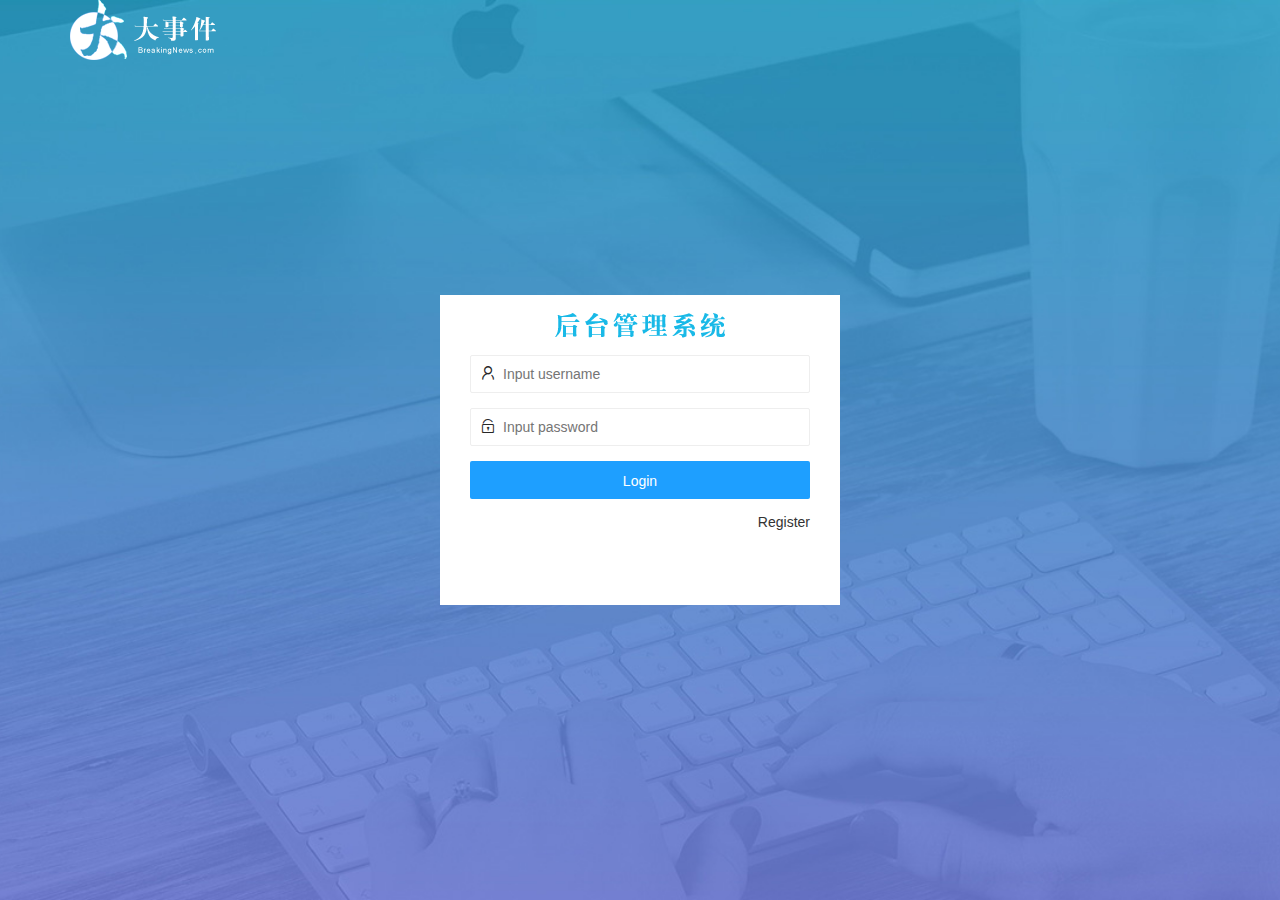
<file: login.html>
<!DOCTYPE html>
<html lang="en">

<head>
  <meta charset="UTF-8">
  <meta http-equiv="X-UA-Compatible" content="IE=edge">
  <meta name="viewport" content="width=device-width, initial-scale=1.0">
  <title>Login</title>
  <!-- import layui style  -->
  <link rel="stylesheet" href="/assets/css/login.css">
  <!-- import login style  -->
  <link rel="stylesheet" href="/assets/lib/layui/css/layui.css">
</head>

<body>
  <!-- logo part  -->
  <div class="layui-main">
    <img src="/assets/images/logo.png" alt="">
  </div>

  <!-- login and register part  -->
  <div class="loginAndRegBox">
    <div class="title-box"></div>
    <!-- login part  -->
    <div class="login-box">
      <form class="layui-form" action="" id="form_login">
        <!-- username  -->
        <div class="layui-form-item">
          <i class="layui-icon layui-icon-username"></i>
          <input type="text" name="username" required lay-verify="required" lay-reqText="Please input username"
            placeholder="Input username" autocomplete="off" class="layui-input">
        </div>
        <!-- password  -->
        <div class="layui-form-item">
          <i class="layui-icon layui-icon-password"></i>
          <input type="password" name="password" required lay-verify="required|pwd" lay-reqText="Please input password"
            placeholder="Input password" autocomplete="off" class="layui-input">
        </div>
        <!-- login button  -->
        <div class="layui-form-item">
          <button class="layui-btn layui-btn-fluid  layui-btn-normal" lay-submit>Login</button>
        </div>
        <!-- register link  -->
        <div class="layui-form-item links">
          <a href="javascript:;" id="link_reg">Register</a>
        </div>
      </form>
    </div>

    <!-- register part  -->
    <div class="reg-box">
      <form class="layui-form" action="" id="form_reg">
        <!-- username  -->
        <div class="layui-form-item">
          <i class="layui-icon layui-icon-username"></i>
          <input type="text" name="username" required lay-verify="required" lay-reqText="Please input username"
            placeholder="Input username" autocomplete="off" class="layui-input">
        </div>
        <!-- password  -->
        <div class="layui-form-item">
          <i class="layui-icon layui-icon-password"></i>
          <input type="password" name="password" required lay-verify="required|pwd" lay-reqText="Please input password"
            placeholder="Input password" autocomplete="off" class="layui-input">
        </div>
        <!-- confirm password  -->
        <div class="layui-form-item">
          <i class="layui-icon layui-icon-password"></i>
          <input type="password" name="repassword" required lay-verify="required|repwd"
            placeholder="Input password again" autocomplete="off" class="layui-input">
        </div>
        <!-- register button  -->
        <div class="layui-form-item">
          <button class="layui-btn layui-btn-fluid  layui-btn-normal" lay-submit>Register</button>
        </div>
        <!-- login link  -->
        <div class="layui-form-item links">
          <a href="javascript:;" id="link_login">Login</a>
        </div>
      </form>

    </div>

  </div>
  <!-- import layui js -->
  <script src="/assets/lib/layui/layui.all.js"></script>
  <!-- import JQuery  -->
  <script src="/assets/lib/jquery.js"></script>
  <!-- import login.js -->
  <script src="/assets/js/login.js"></script>
  <!-- import baseAPI.js -->
  <script src="/assets/js/baseAPI.js"></script>
</body>

</html>
</file>
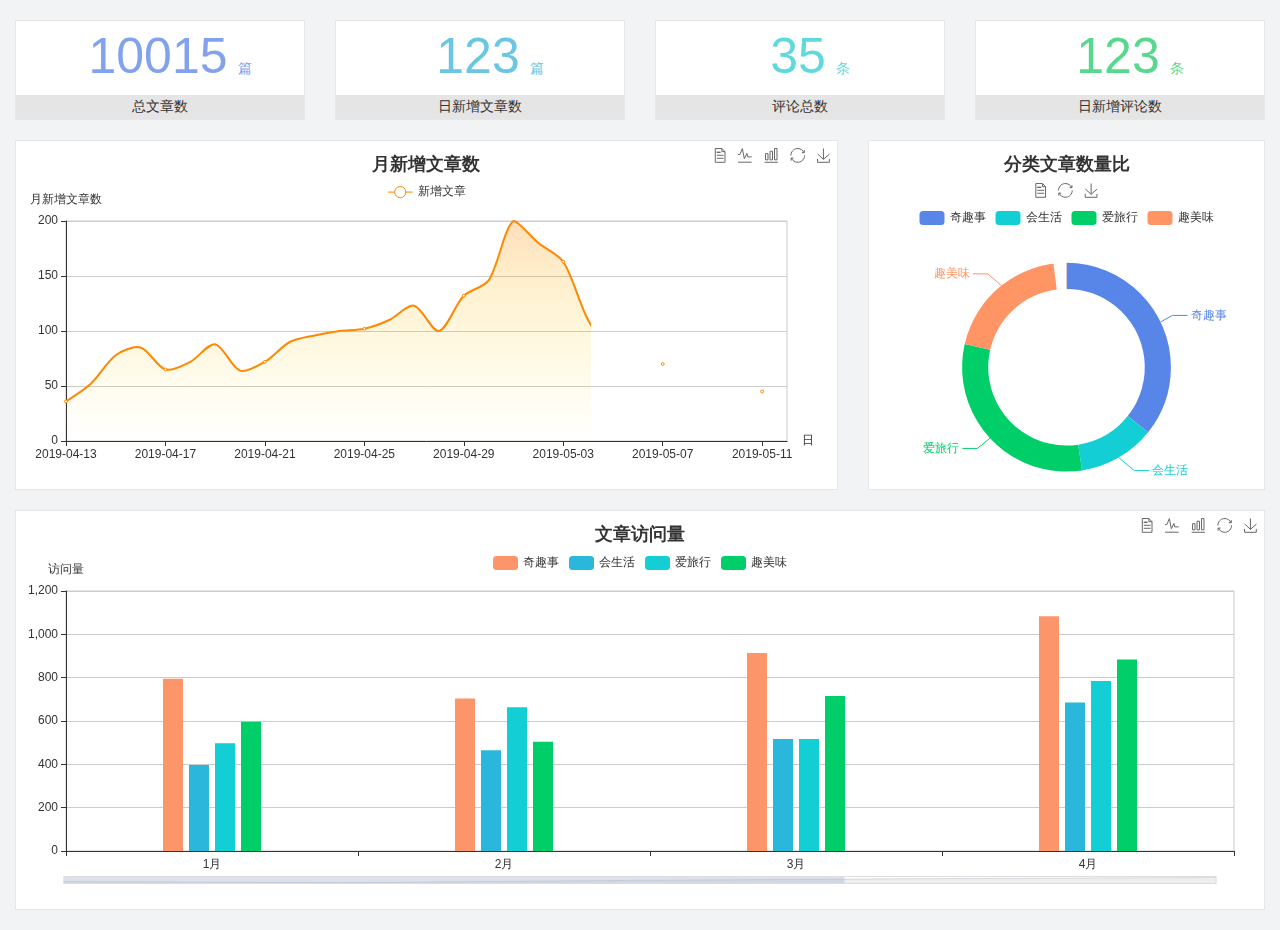
<file: home/dashboard.html>
<!DOCTYPE html>
<html lang="en">

<head>
  <meta charset="UTF-8">
  <meta name="viewport" content="width=device-width, initial-scale=1.0">
  <meta http-equiv="X-UA-Compatible" content="ie=edge">
  <title>Dashboard</title>
  <link rel="stylesheet" href="../../assets/lib/bootstrap.css" />
  <link rel="stylesheet" href="../../assets/lib/main.css" />
  <script src="../../assets/lib/jquery.js"></script>
  <script type="text/javascript" src="../../assets/lib/echarts.min.js"></script>
</head>

<body>
  <div class="container-fluid">
    <div class="row spannel_list">
      <div class="col-sm-3 col-xs-6">
        <div class="spannel">
          <em>10015</em><span>篇</span>
          <b>总文章数</b>
        </div>
      </div>
      <div class="col-sm-3 col-xs-6">
        <div class="spannel scolor01">
          <em>123</em><span>篇</span>
          <b>日新增文章数</b>
        </div>
      </div>
      <div class="col-sm-3 col-xs-6">
        <div class="spannel scolor02">
          <em>35</em><span>条</span>
          <b>评论总数</b>
        </div>
      </div>
      <div class="col-sm-3 col-xs-6">
        <div class="spannel scolor03">
          <em>123</em><span>条</span>
          <b>日新增评论数</b>
        </div>
      </div>
    </div>
  </div>

  <div class="container-fluid">
    <div class="row curve-pie">
      <div class="col-lg-8 col-md-8">
        <div class="gragh_pannel" id="curve_show"></div>
      </div>
      <div class="col-lg-4 col-md-4">
        <div class="gragh_pannel" id="pie_show"></div>
      </div>
    </div>
  </div>

  <div class="container-fluid">
    <div class="column_pannel" id="column_show"></div>
  </div>

  <script>
    var oChart = echarts.init(document.getElementById('curve_show'));
    var aList_all = [{
        'count': 36,
        'date': '2019-04-13'
      },
      {
        'count': 52,
        'date': '2019-04-14'
      },
      {
        'count': 78,
        'date': '2019-04-15'
      },
      {
        'count': 85,
        'date': '2019-04-16'
      },
      {
        'count': 65,
        'date': '2019-04-17'
      },
      {
        'count': 72,
        'date': '2019-04-18'
      },
      {
        'count': 88,
        'date': '2019-04-19'
      },
      {
        'count': 64,
        'date': '2019-04-20'
      },
      {
        'count': 72,
        'date': '2019-04-21'
      },
      {
        'count': 90,
        'date': '2019-04-22'
      },
      {
        'count': 96,
        'date': '2019-04-23'
      },
      {
        'count': 100,
        'date': '2019-04-24'
      },
      {
        'count': 102,
        'date': '2019-04-25'
      },
      {
        'count': 110,
        'date': '2019-04-26'
      },
      {
        'count': 123,
        'date': '2019-04-27'
      },
      {
        'count': 100,
        'date': '2019-04-28'
      },
      {
        'count': 132,
        'date': '2019-04-29'
      },
      {
        'count': 146,
        'date': '2019-04-30'
      },
      {
        'count': 200,
        'date': '2019-05-01'
      },
      {
        'count': 180,
        'date': '2019-05-02'
      },
      {
        'count': 163,
        'date': '2019-05-03'
      },
      {
        'count': 110,
        'date': '2019-05-04'
      },
      {
        'count': 80,
        'date': '2019-05-05'
      },
      {
        'count': 82,
        'date': '2019-05-06'
      },
      {
        'count': 70,
        'date': '2019-05-07'
      },
      {
        'count': 65,
        'date': '2019-05-08'
      },
      {
        'count': 54,
        'date': '2019-05-09'
      },
      {
        'count': 40,
        'date': '2019-05-10'
      },
      {
        'count': 45,
        'date': '2019-05-11'
      },
      {
        'count': 38,
        'date': '2019-05-12'
      },
    ];

    let aCount = [];
    let aDate = [];

    for (var i = 0; i < aList_all.length; i++) {
      aCount.push(aList_all[i].count);
      aDate.push(aList_all[i].date);
    }

    var chartopt = {
      title: {
        text: '月新增文章数',
        left: 'center',
        top: '10'
      },
      tooltip: {
        trigger: 'axis'
      },
      legend: {
        data: ['新增文章'],
        top: '40'
      },
      toolbox: {
        show: true,
        feature: {
          mark: {
            show: true
          },
          dataView: {
            show: true,
            readOnly: false
          },
          magicType: {
            show: true,
            type: ['line', 'bar']
          },
          restore: {
            show: true
          },
          saveAsImage: {
            show: true
          }
        }
      },
      calculable: true,
      xAxis: [{
        name: '日',
        type: 'category',
        boundaryGap: false,
        data: aDate
      }],
      yAxis: [{
        name: '月新增文章数',
        type: 'value'
      }],
      series: [{
        name: '新增文章',
        type: 'line',
        smooth: true,
        itemStyle: {
          normal: {
            areaStyle: {
              type: 'default'
            },
            color: '#f80'
          },
          lineStyle: {
            color: '#f80'
          }
        },
        data: aCount
      }],
      areaStyle: {
        normal: {
          color: new echarts.graphic.LinearGradient(0, 0, 0, 1, [{
            offset: 0,
            color: 'rgba(255,136,0,0.39)'
          }, {
            offset: .34,
            color: 'rgba(255,180,0,0.25)'
          }, {
            offset: 1,
            color: 'rgba(255,222,0,0.00)'
          }])

        }
      },
      grid: {
        show: true,
        x: 50,
        x2: 50,
        y: 80,
        height: 220
      }
    };

    oChart.setOption(chartopt);


    var oPie = echarts.init(document.getElementById('pie_show'));
    var oPieopt = {
      title: {
        top: 10,
        text: '分类文章数量比',
        x: 'center'
      },
      tooltip: {
        trigger: 'item',
        formatter: "{a} <br/>{b} : {c} ({d}%)"
      },
      color: ['#5885e8', '#13cfd5', '#00ce68', '#ff9565'],
      legend: {
        x: 'center',
        top: 65,
        data: ['奇趣事', '会生活', '爱旅行', '趣美味']
      },
      toolbox: {
        show: true,
        x: 'center',
        top: 35,
        feature: {
          mark: {
            show: true
          },
          dataView: {
            show: true,
            readOnly: false
          },
          magicType: {
            show: true,
            type: ['pie', 'funnel'],
            option: {
              funnel: {
                x: '25%',
                width: '50%',
                funnelAlign: 'left',
                max: 1548
              }
            }
          },
          restore: {
            show: true
          },
          saveAsImage: {
            show: true
          }
        }
      },
      calculable: true,
      series: [{
        name: '访问来源',
        type: 'pie',
        radius: ['45%', '60%'],
        center: ['50%', '65%'],
        data: [{
            value: 300,
            name: '奇趣事'
          },
          {
            value: 100,
            name: '会生活'
          },
          {
            value: 260,
            name: '爱旅行'
          },
          {
            value: 180,
            name: '趣美味'
          }
        ]
      }]
    };
    oPie.setOption(oPieopt);



    var oColumn = this.echarts.init(document.getElementById('column_show'));
    var oColumnopt = {
      title: {
        text: '文章访问量',
        left: 'center',
        top: '10'
      },
      tooltip: {
        trigger: 'axis'
      },
      legend: {
        data: ['奇趣事', '会生活', '爱旅行', '趣美味'],
        top: '40'
      },
      toolbox: {
        show: true,
        feature: {
          mark: {
            show: true
          },
          dataView: {
            show: true,
            readOnly: false
          },
          magicType: {
            show: true,
            type: ['line', 'bar']
          },
          restore: {
            show: true
          },
          saveAsImage: {
            show: true
          }
        }
      },
      calculable: true,
      xAxis: [{
        type: 'category',
        data: ['1月', '2月', '3月', '4月', '5月']
      }],
      yAxis: [{
        name: '访问量',
        type: 'value'
      }],
      series: [{
          name: '奇趣事',
          type: 'bar',
          barWidth: 20,
          itemStyle: {
            normal: {
              areaStyle: {
                type: 'default'
              },
              color: '#fd956a'
            }
          },
          data: [800, 708, 920, 1090, 1200]
        },
        {
          name: '会生活',
          type: 'bar',
          barWidth: 20,
          itemStyle: {
            normal: {
              areaStyle: {
                type: 'default'
              },
              color: '#2bb6db'
            }
          },
          data: [400, 468, 520, 690, 800]
        },
        {
          name: '爱旅行',
          type: 'bar',
          barWidth: 20,
          itemStyle: {
            normal: {
              areaStyle: {
                type: 'default'
              },
              color: '#13cfd5'
            }
          },
          data: [500, 668, 520, 790, 900]
        },
        {
          name: '趣美味',
          type: 'bar',
          barWidth: 20,
          itemStyle: {
            normal: {
              areaStyle: {
                type: 'default'
              },
              color: '#00ce68'
            }
          },
          data: [600, 508, 720, 890, 1000]
        }
      ],
      grid: {
        show: true,
        x: 50,
        x2: 30,
        y: 80,
        height: 260
      },
      dataZoom: [ //给x轴设置滚动条
        {
          start: 0, //默认为0
          end: 100 - 1000 / 31, //默认为100
          type: 'slider',
          show: true,
          xAxisIndex: [0],
          handleSize: 0, //滑动条的 左右2个滑动条的大小
          height: 8, //组件高度
          left: 45, //左边的距离
          right: 50, //右边的距离
          bottom: 26, //右边的距离
          handleColor: '#ddd', //h滑动图标的颜色
          handleStyle: {
            borderColor: "#cacaca",
            borderWidth: "1",
            shadowBlur: 2,
            background: "#ddd",
            shadowColor: "#ddd",
          }
        }
      ]
    };
    oColumn.setOption(oColumnopt);
  </script>
</body>

</html>
</file>
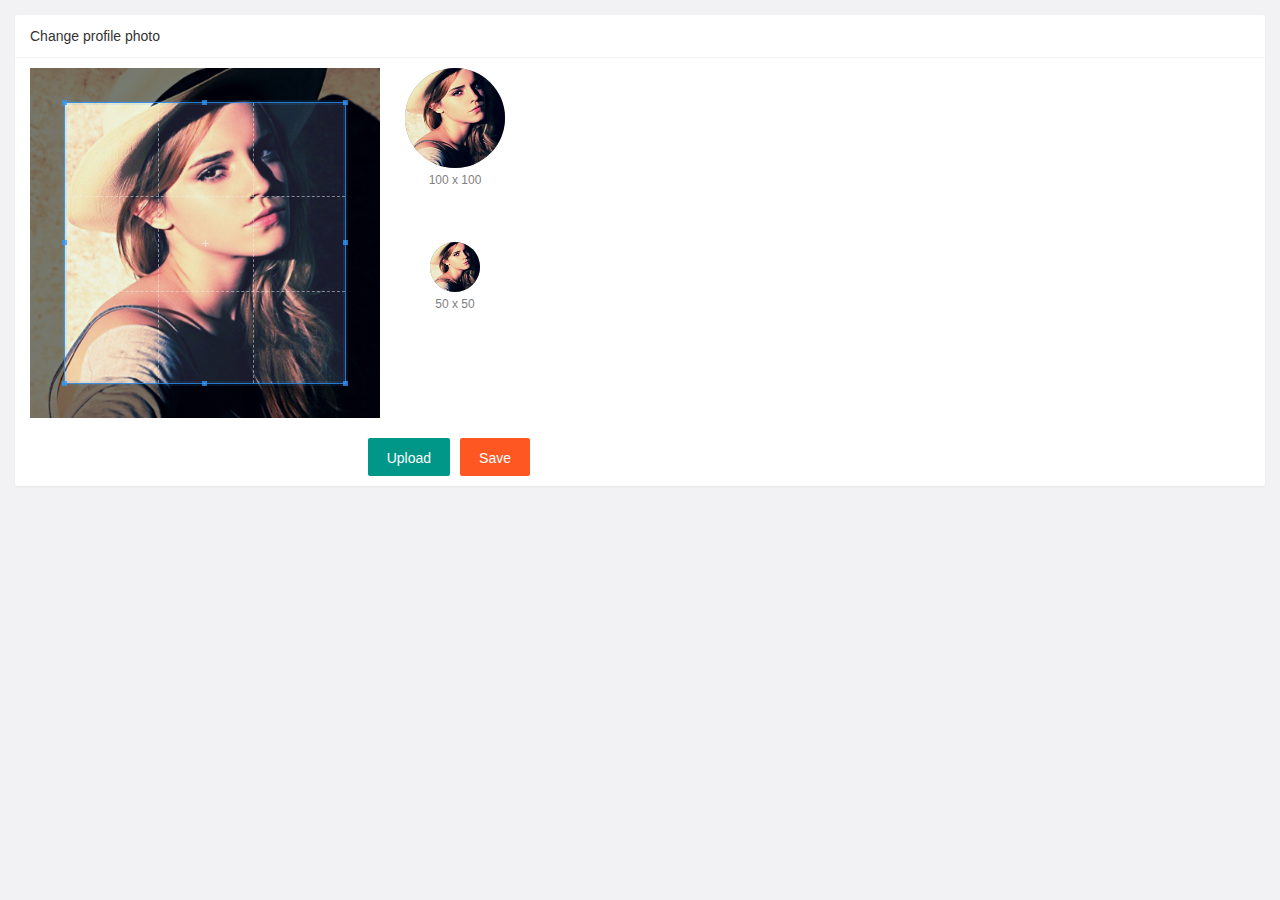
<file: user/user_avatar.html>
<!DOCTYPE html>
<html lang="en">

<head>
  <meta charset="UTF-8">
  <meta http-equiv="X-UA-Compatible" content="IE=edge">
  <meta name="viewport" content="width=device-width, initial-scale=1.0">
  <title>User Avartar</title>
  <!-- import layui style -->
  <link rel="stylesheet" href="/assets/lib/layui/css/layui.css">
  <link rel="stylesheet" href="/assets/css/user/user_avatar.css">
  <link rel="stylesheet" href="/assets/lib/cropper/cropper.css" />
</head>

<body>
  <div class="layui-card">
    <div class="layui-card-header">Change profile photo</div>
    <div class="layui-card-body">
      <!-- cropper and preview part -->
      <div class="row1">
        <!-- cropper part -->
        <div class="cropper-box">
          <img id="image" src="/assets/images/sample.jpg" />
        </div>
        <!-- preview part -->
        <div class="preview-box">
          <div>
            <!--  100px  preview -->
            <div class="img-preview w100"></div>
            <p class="size">100 x 100</p>
          </div>
          <div>
            <!--  50px preview -->
            <div class="img-preview w50"></div>
            <p class="size">50 x 50</p>
          </div>
        </div>
      </div>

      <!-- upload and confirm button -->
      <div class="row2">
        <!-- hidden file input  -->
        <input type="file" id="file" accept="image/png,image/jpeg">
        <button type="button" class="layui-btn" id="btnChooseImage">Upload</button>
        <button type="button" class="layui-btn layui-btn-danger" id="btnUpload">Save</button>
      </div>

    </div>
  </div>
  <!-- import layui  -->
  <script src="/assets/lib/layui/layui.all.js"></script>
  <!-- import JQuery and plugin cropper  -->
  <script src="/assets/lib/jquery.js"></script>
  <script src="/assets/lib/cropper/Cropper.js"></script>
  <script src="/assets/lib/cropper/jquery-cropper.js"></script>
  <!-- import baseAPI  -->
  <script src="/assets/js/baseAPI.js"></script>
  <!-- import user_info  -->
  <script src="/assets/js/user/user_avatar.js"></script>
</body>

</html>
</file>
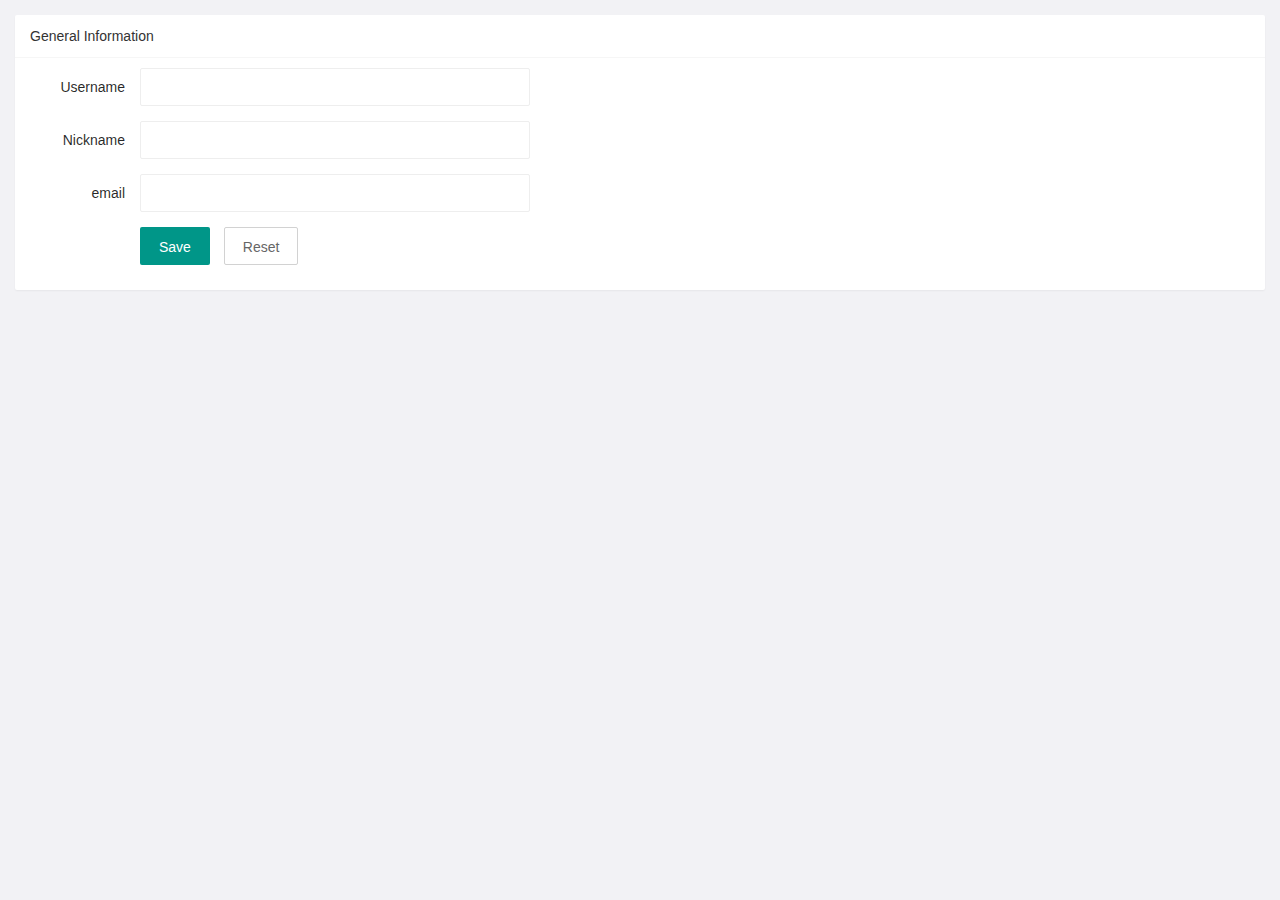
<file: user/user_info.html>
<!DOCTYPE html>
<html lang="en">

<head>
  <meta charset="UTF-8">
  <meta http-equiv="X-UA-Compatible" content="IE=edge">
  <meta name="viewport" content="width=device-width, initial-scale=1.0">
  <title>User Information</title>
  <!-- import layui style -->
  <link rel="stylesheet" href="/assets/lib/layui/css/layui.css">
  <link rel="stylesheet" href="/assets/css/user/user_info.css">
</head>

<body>
  <!-- Card part -->
  <div class="layui-card">
    <div class="layui-card-header">General Information</div>
    <div class="layui-card-body">
      <!-- Form part -->
      <form class="layui-form" lay-filter="formUserInfo">
        <!-- hidden input for id part -->
        <input type="hidden" name="id" value="">
        <div class="layui-form-item">
          <label class="layui-form-label">Username</label>
          <div class="layui-input-block">
            <input type="text" name="username" required lay-verify="required" autocomplete="off" class="layui-input"
              readonly>
          </div>
        </div>
        <div class="layui-form-item">
          <label class="layui-form-label">Nickname</label>
          <div class="layui-input-block">
            <input type="text" name="nickname" required lay-verify="required|nickname" autocomplete="off"
              class="layui-input">
          </div>
        </div>
        <div class="layui-form-item">
          <label class="layui-form-label">email</label>
          <div class="layui-input-block">
            <input type="text" name="email" required lay-verify="required|email" autocomplete="off" class="layui-input">
          </div>
        </div>
        <div class="layui-form-item">
          <div class="layui-input-block">
            <button class="layui-btn" lay-submit lay-filter="formDemo">Save</button>
            <button type="reset" class="layui-btn layui-btn-primary" id="btnReset">Reset</button>
          </div>
        </div>
      </form>
    </div>
  </div>
  <!-- import layui  -->
  <script src="/assets/lib/layui/layui.js"></script>
  <!-- import JQuery  -->
  <script src="/assets/lib/jquery.js"></script>
  <!-- import baseAPI  -->
  <script src="/assets/js/baseAPI.js"></script>
  <!-- import user_info  -->
  <script src="/assets/js/user/user_info.js"></script>
</body>

</html>
</file>
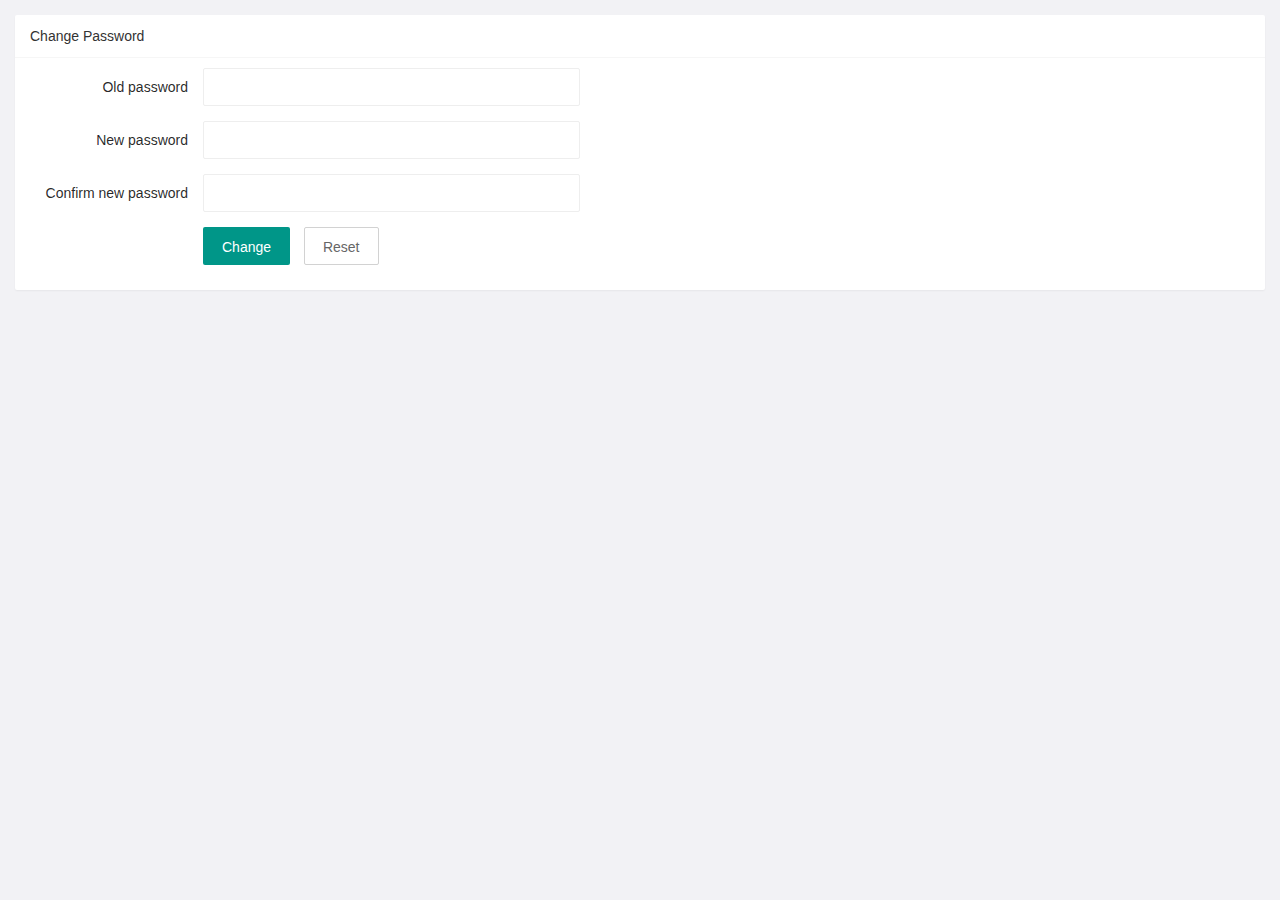
<file: user/user_pwd.html>
<!DOCTYPE html>
<html lang="en">

<head>
  <meta charset="UTF-8">
  <meta http-equiv="X-UA-Compatible" content="IE=edge">
  <meta name="viewport" content="width=device-width, initial-scale=1.0">
  <title>User Password</title>
  <!-- import layui style -->
  <link rel="stylesheet" href="/assets/lib/layui/css/layui.css">
  <link rel="stylesheet" href="/assets/css/user/user_pwd.css">
</head>

<body>
  <!-- Card part -->
  <div class="layui-card">
    <div class="layui-card-header">Change Password</div>
    <div class="layui-card-body">
      <!-- Form part -->
      <form class="layui-form" lay-filter="formUserInfo">
        <!-- hidden input for id part -->
        <input type="hidden" name="id" value="">
        <div class="layui-form-item">
          <label class="layui-form-label">Old password</label>
          <div class="layui-input-block">
            <input type="password" name="oldPwd" required lay-verify="required|pwd" autocomplete="off"
              class="layui-input">
          </div>
        </div>
        <div class="layui-form-item">
          <label class="layui-form-label">New password</label>
          <div class="layui-input-block">
            <input type="password" name="newPwd" required lay-verify="required|pwd|samePwd" autocomplete="off"
              class="layui-input">
          </div>
        </div>
        <div class="layui-form-item">
          <label class="layui-form-label">Confirm new password</label>
          <div class="layui-input-block">
            <input type="password" name="rePwd" required lay-verify="required|pwd|rePwd" autocomplete="off"
              class="layui-input">
          </div>
        </div>
        <div class="layui-form-item">
          <div class="layui-input-block">
            <button class="layui-btn" lay-submit lay-filter="formDemo">Change</button>
            <button type="reset" class="layui-btn layui-btn-primary" id="btnReset">Reset</button>
          </div>
        </div>
      </form>
    </div>
  </div>

  <!-- import layui  -->
  <script src="/assets/lib/layui/layui.js"></script>
  <!-- import JQuery  -->
  <script src="/assets/lib/jquery.js"></script>
  <!-- import baseAPI  -->
  <script src="/assets/js/baseAPI.js"></script>
  <!-- import user_info  -->
  <script src="/assets/js/user/user_pwd.js"></script>
</body>

</html>
</file>
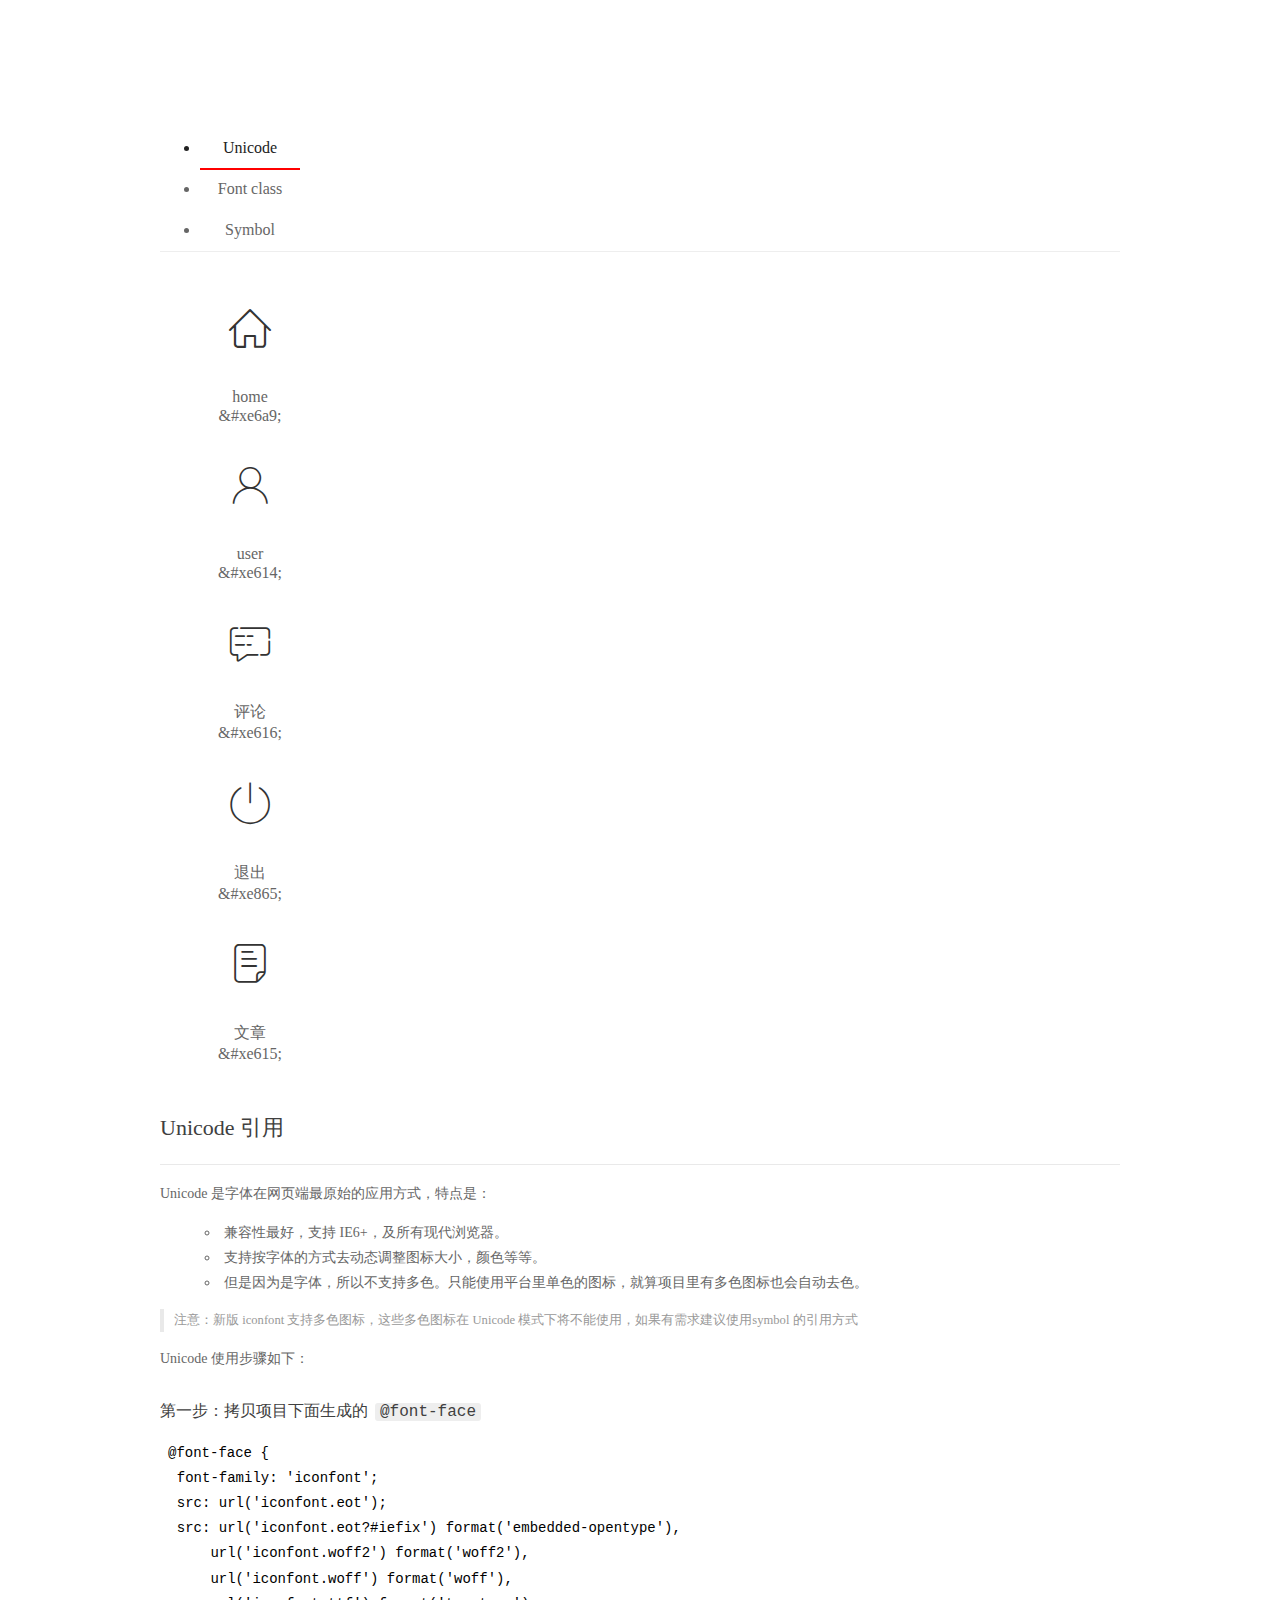
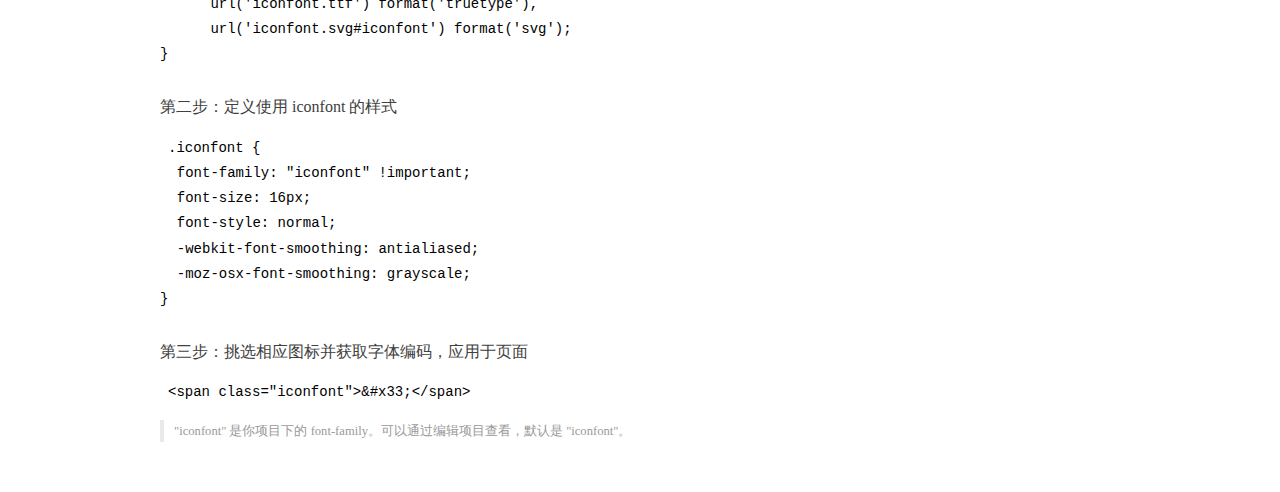
<file: assets/fonts/demo_index.html>
<!DOCTYPE html>
<html>
<head>
  <meta charset="utf-8"/>
  <title>IconFont Demo</title>
  <link rel="shortcut icon" href="https://gtms04.alicdn.com/tps/i4/TB1_oz6GVXXXXaFXpXXJDFnIXXX-64-64.ico" type="image/x-icon"/>
  <link rel="stylesheet" href="https://g.alicdn.com/thx/cube/1.3.2/cube.min.css">
  <link rel="stylesheet" href="demo.css">
  <link rel="stylesheet" href="iconfont.css">
  <script src="iconfont.js"></script>
  <!-- jQuery -->
  <script src="https://a1.alicdn.com/oss/uploads/2018/12/26/7bfddb60-08e8-11e9-9b04-53e73bb6408b.js"></script>
  <!-- 代码高亮 -->
  <script src="https://a1.alicdn.com/oss/uploads/2018/12/26/a3f714d0-08e6-11e9-8a15-ebf944d7534c.js"></script>
</head>
<body>
  <div class="main">
    <h1 class="logo"><a href="https://www.iconfont.cn/" title="iconfont 首页" target="_blank">&#xe86b;</a></h1>
    <div class="nav-tabs">
      <ul id="tabs" class="dib-box">
        <li class="dib active"><span>Unicode</span></li>
        <li class="dib"><span>Font class</span></li>
        <li class="dib"><span>Symbol</span></li>
      </ul>
      
    </div>
    <div class="tab-container">
      <div class="content unicode" style="display: block;">
          <ul class="icon_lists dib-box">
          
            <li class="dib">
              <span class="icon iconfont">&#xe6a9;</span>
                <div class="name">home</div>
                <div class="code-name">&amp;#xe6a9;</div>
              </li>
          
            <li class="dib">
              <span class="icon iconfont">&#xe614;</span>
                <div class="name">user</div>
                <div class="code-name">&amp;#xe614;</div>
              </li>
          
            <li class="dib">
              <span class="icon iconfont">&#xe616;</span>
                <div class="name">评论</div>
                <div class="code-name">&amp;#xe616;</div>
              </li>
          
            <li class="dib">
              <span class="icon iconfont">&#xe865;</span>
                <div class="name">退出</div>
                <div class="code-name">&amp;#xe865;</div>
              </li>
          
            <li class="dib">
              <span class="icon iconfont">&#xe615;</span>
                <div class="name">文章</div>
                <div class="code-name">&amp;#xe615;</div>
              </li>
          
          </ul>
          <div class="article markdown">
          <h2 id="unicode-">Unicode 引用</h2>
          <hr>

          <p>Unicode 是字体在网页端最原始的应用方式，特点是：</p>
          <ul>
            <li>兼容性最好，支持 IE6+，及所有现代浏览器。</li>
            <li>支持按字体的方式去动态调整图标大小，颜色等等。</li>
            <li>但是因为是字体，所以不支持多色。只能使用平台里单色的图标，就算项目里有多色图标也会自动去色。</li>
          </ul>
          <blockquote>
            <p>注意：新版 iconfont 支持多色图标，这些多色图标在 Unicode 模式下将不能使用，如果有需求建议使用symbol 的引用方式</p>
          </blockquote>
          <p>Unicode 使用步骤如下：</p>
          <h3 id="-font-face">第一步：拷贝项目下面生成的 <code>@font-face</code></h3>
<pre><code class="language-css"
>@font-face {
  font-family: 'iconfont';
  src: url('iconfont.eot');
  src: url('iconfont.eot?#iefix') format('embedded-opentype'),
      url('iconfont.woff2') format('woff2'),
      url('iconfont.woff') format('woff'),
      url('iconfont.ttf') format('truetype'),
      url('iconfont.svg#iconfont') format('svg');
}
</code></pre>
          <h3 id="-iconfont-">第二步：定义使用 iconfont 的样式</h3>
<pre><code class="language-css"
>.iconfont {
  font-family: "iconfont" !important;
  font-size: 16px;
  font-style: normal;
  -webkit-font-smoothing: antialiased;
  -moz-osx-font-smoothing: grayscale;
}
</code></pre>
          <h3 id="-">第三步：挑选相应图标并获取字体编码，应用于页面</h3>
<pre>
<code class="language-html"
>&lt;span class="iconfont"&gt;&amp;#x33;&lt;/span&gt;
</code></pre>
          <blockquote>
            <p>"iconfont" 是你项目下的 font-family。可以通过编辑项目查看，默认是 "iconfont"。</p>
          </blockquote>
          </div>
      </div>
      <div class="content font-class">
        <ul class="icon_lists dib-box">
          
          <li class="dib">
            <span class="icon iconfont icon-home"></span>
            <div class="name">
              home
            </div>
            <div class="code-name">.icon-home
            </div>
          </li>
          
          <li class="dib">
            <span class="icon iconfont icon-user"></span>
            <div class="name">
              user
            </div>
            <div class="code-name">.icon-user
            </div>
          </li>
          
          <li class="dib">
            <span class="icon iconfont icon-pinglun"></span>
            <div class="name">
              评论
            </div>
            <div class="code-name">.icon-pinglun
            </div>
          </li>
          
          <li class="dib">
            <span class="icon iconfont icon-tuichu"></span>
            <div class="name">
              退出
            </div>
            <div class="code-name">.icon-tuichu
            </div>
          </li>
          
          <li class="dib">
            <span class="icon iconfont icon-16"></span>
            <div class="name">
              文章
            </div>
            <div class="code-name">.icon-16
            </div>
          </li>
          
        </ul>
        <div class="article markdown">
        <h2 id="font-class-">font-class 引用</h2>
        <hr>

        <p>font-class 是 Unicode 使用方式的一种变种，主要是解决 Unicode 书写不直观，语意不明确的问题。</p>
        <p>与 Unicode 使用方式相比，具有如下特点：</p>
        <ul>
          <li>兼容性良好，支持 IE8+，及所有现代浏览器。</li>
          <li>相比于 Unicode 语意明确，书写更直观。可以很容易分辨这个 icon 是什么。</li>
          <li>因为使用 class 来定义图标，所以当要替换图标时，只需要修改 class 里面的 Unicode 引用。</li>
          <li>不过因为本质上还是使用的字体，所以多色图标还是不支持的。</li>
        </ul>
        <p>使用步骤如下：</p>
        <h3 id="-fontclass-">第一步：引入项目下面生成的 fontclass 代码：</h3>
<pre><code class="language-html">&lt;link rel="stylesheet" href="./iconfont.css"&gt;
</code></pre>
        <h3 id="-">第二步：挑选相应图标并获取类名，应用于页面：</h3>
<pre><code class="language-html">&lt;span class="iconfont icon-xxx"&gt;&lt;/span&gt;
</code></pre>
        <blockquote>
          <p>"
            iconfont" 是你项目下的 font-family。可以通过编辑项目查看，默认是 "iconfont"。</p>
        </blockquote>
      </div>
      </div>
      <div class="content symbol">
          <ul class="icon_lists dib-box">
          
            <li class="dib">
                <svg class="icon svg-icon" aria-hidden="true">
                  <use xlink:href="#icon-home"></use>
                </svg>
                <div class="name">home</div>
                <div class="code-name">#icon-home</div>
            </li>
          
            <li class="dib">
                <svg class="icon svg-icon" aria-hidden="true">
                  <use xlink:href="#icon-user"></use>
                </svg>
                <div class="name">user</div>
                <div class="code-name">#icon-user</div>
            </li>
          
            <li class="dib">
                <svg class="icon svg-icon" aria-hidden="true">
                  <use xlink:href="#icon-pinglun"></use>
                </svg>
                <div class="name">评论</div>
                <div class="code-name">#icon-pinglun</div>
            </li>
          
            <li class="dib">
                <svg class="icon svg-icon" aria-hidden="true">
                  <use xlink:href="#icon-tuichu"></use>
                </svg>
                <div class="name">退出</div>
                <div class="code-name">#icon-tuichu</div>
            </li>
          
            <li class="dib">
                <svg class="icon svg-icon" aria-hidden="true">
                  <use xlink:href="#icon-16"></use>
                </svg>
                <div class="name">文章</div>
                <div class="code-name">#icon-16</div>
            </li>
          
          </ul>
          <div class="article markdown">
          <h2 id="symbol-">Symbol 引用</h2>
          <hr>

          <p>这是一种全新的使用方式，应该说这才是未来的主流，也是平台目前推荐的用法。相关介绍可以参考这篇<a href="">文章</a>
            这种用法其实是做了一个 SVG 的集合，与另外两种相比具有如下特点：</p>
          <ul>
            <li>支持多色图标了，不再受单色限制。</li>
            <li>通过一些技巧，支持像字体那样，通过 <code>font-size</code>, <code>color</code> 来调整样式。</li>
            <li>兼容性较差，支持 IE9+，及现代浏览器。</li>
            <li>浏览器渲染 SVG 的性能一般，还不如 png。</li>
          </ul>
          <p>使用步骤如下：</p>
          <h3 id="-symbol-">第一步：引入项目下面生成的 symbol 代码：</h3>
<pre><code class="language-html">&lt;script src="./iconfont.js"&gt;&lt;/script&gt;
</code></pre>
          <h3 id="-css-">第二步：加入通用 CSS 代码（引入一次就行）：</h3>
<pre><code class="language-html">&lt;style&gt;
.icon {
  width: 1em;
  height: 1em;
  vertical-align: -0.15em;
  fill: currentColor;
  overflow: hidden;
}
&lt;/style&gt;
</code></pre>
          <h3 id="-">第三步：挑选相应图标并获取类名，应用于页面：</h3>
<pre><code class="language-html">&lt;svg class="icon" aria-hidden="true"&gt;
  &lt;use xlink:href="#icon-xxx"&gt;&lt;/use&gt;
&lt;/svg&gt;
</code></pre>
          </div>
      </div>

    </div>
  </div>
  <script>
  $(document).ready(function () {
      $('.tab-container .content:first').show()

      $('#tabs li').click(function (e) {
        var tabContent = $('.tab-container .content')
        var index = $(this).index()

        if ($(this).hasClass('active')) {
          return
        } else {
          $('#tabs li').removeClass('active')
          $(this).addClass('active')

          tabContent.hide().eq(index).fadeIn()
        }
      })
    })
  </script>
</body>
</html>
</file>
<file: assets/css/login.css>
html,
body {
    margin: 0;
    padding: 0;
    height: 100%;
    width: 100%;
    background: url(/assets/images/login_bg.jpg) no-repeat center;
    background-size: cover;
}

.loginAndRegBox {
    position: absolute;
    top: 50%;
    left: 50%;
    height: 310px;
    width: 400px;
    background-color: white;
    transform: translate(-50%, -50%);
}

.title-box {
    height: 60px;
    background: url(/assets/images/login_title.png) no-repeat center;
}

.reg-box {
    display: none;
}

.layui-form {
    padding: 0 30px;
}

.links {
    display: flex;
    justify-content: flex-end;
}

.layui-form-item {
    position: relative;
}

.layui-icon {
    position: absolute;
    top: 10px;
    left: 10px;
}

.layui-form-item .layui-input {
    padding-left: 32px;
}
</file>
<file: assets/lib/layui/css/layui.css>
.layui-inline,
img {
    display: inline-block;
    vertical-align: middle
}

h1,
h2,
h3,
h4,
h5,
h6 {
    font-weight: 400
}

a,
body {
    color: #333
}

.layui-edge,
.layui-header,
.layui-inline,
.layui-main {
    position: relative
}

.layui-edge,
hr {
    height: 0;
    overflow: hidden
}

.layui-layout-body,
.layui-side,
.layui-side-scroll {
    overflow-x: hidden
}

.layui-edge,
.layui-elip,
hr {
    overflow: hidden
}

.layui-btn,
.layui-edge,
.layui-inline,
img {
    vertical-align: middle
}

.layui-btn,
.layui-disabled,
.layui-icon,
.layui-unselect {
    -moz-user-select: none;
    -webkit-user-select: none;
    -ms-user-select: none
}

blockquote,
body,
button,
dd,
div,
dl,
dt,
form,
h1,
h2,
h3,
h4,
h5,
h6,
input,
li,
ol,
p,
pre,
td,
textarea,
th,
ul {
    margin: 0;
    padding: 0;
    -webkit-tap-highlight-color: rgba(0, 0, 0, 0)
}

a:active,
a:hover {
    outline: 0
}

img {
    border: none
}

li {
    list-style: none
}

table {
    border-collapse: collapse;
    border-spacing: 0
}

h4,
h5,
h6 {
    font-size: 100%
}

button,
input,
optgroup,
option,
select,
textarea {
    font-family: inherit;
    font-size: inherit;
    font-style: inherit;
    font-weight: inherit;
    outline: 0
}

pre {
    white-space: pre-wrap;
    white-space: -moz-pre-wrap;
    white-space: -pre-wrap;
    white-space: -o-pre-wrap;
    word-wrap: break-word
}

body {
    line-height: 1.6;
    color: rgba(0, 0, 0, .85);
    font: 14px Helvetica Neue, Helvetica, PingFang SC, Tahoma, Arial, sans-serif
}

hr {
    line-height: 0;
    margin: 10px 0;
    padding: 0;
    border: none!important;
    border-bottom: 1px solid #eee!important;
    clear: both;
    background: 0 0
}

a {
    text-decoration: none
}

a:hover {
    color: #777
}

a cite {
    font-style: normal;
    *cursor: pointer
}

.layui-border-box,
.layui-border-box * {
    box-sizing: border-box
}

.layui-box,
.layui-box * {
    box-sizing: content-box
}

.layui-clear {
    clear: both;
    *zoom: 1
}

.layui-clear:after {
    content: '\20';
    clear: both;
    *zoom: 1;
    display: block;
    height: 0
}

.layui-inline {
    *display: inline;
    *zoom: 1
}

.layui-btn,
.layui-btn-group,
.layui-edge {
    display: inline-block
}

.layui-edge {
    width: 0;
    border-width: 6px;
    border-style: dashed;
    border-color: transparent
}

.layui-edge-top {
    top: -4px;
    border-bottom-color: #999;
    border-bottom-style: solid
}

.layui-edge-right {
    border-left-color: #999;
    border-left-style: solid
}

.layui-edge-bottom {
    top: 2px;
    border-top-color: #999;
    border-top-style: solid
}

.layui-edge-left {
    border-right-color: #999;
    border-right-style: solid
}

.layui-elip {
    text-overflow: ellipsis;
    white-space: nowrap
}

.layui-disabled,
.layui-disabled:hover {
    color: #d2d2d2!important;
    cursor: not-allowed!important
}

.layui-circle {
    border-radius: 100%
}

.layui-show {
    display: block!important
}

.layui-hide {
    display: none!important
}

.layui-show-v {
    visibility: visible!important
}

.layui-hide-v {
    visibility: hidden!important
}

@font-face {
    font-family: layui-icon;
    src: url(../font/iconfont.eot?v=256);
    src: url(../font/iconfont.eot?v=256#iefix) format('embedded-opentype'), url(../font/iconfont.woff2?v=256) format('woff2'), url(../font/iconfont.woff?v=256) format('woff'), url(../font/iconfont.ttf?v=256) format('truetype'), url(../font/iconfont.svg?v=256#layui-icon) format('svg')
}

.layui-icon {
    font-family: layui-icon!important;
    font-size: 16px;
    font-style: normal;
    -webkit-font-smoothing: antialiased;
    -moz-osx-font-smoothing: grayscale
}

.layui-icon-reply-fill:before {
    content: "\e611"
}

.layui-icon-set-fill:before {
    content: "\e614"
}

.layui-icon-menu-fill:before {
    content: "\e60f"
}

.layui-icon-search:before {
    content: "\e615"
}

.layui-icon-share:before {
    content: "\e641"
}

.layui-icon-set-sm:before {
    content: "\e620"
}

.layui-icon-engine:before {
    content: "\e628"
}

.layui-icon-close:before {
    content: "\1006"
}

.layui-icon-close-fill:before {
    content: "\1007"
}

.layui-icon-chart-screen:before {
    content: "\e629"
}

.layui-icon-star:before {
    content: "\e600"
}

.layui-icon-circle-dot:before {
    content: "\e617"
}

.layui-icon-chat:before {
    content: "\e606"
}

.layui-icon-release:before {
    content: "\e609"
}

.layui-icon-list:before {
    content: "\e60a"
}

.layui-icon-chart:before {
    content: "\e62c"
}

.layui-icon-ok-circle:before {
    content: "\1005"
}

.layui-icon-layim-theme:before {
    content: "\e61b"
}

.layui-icon-table:before {
    content: "\e62d"
}

.layui-icon-right:before {
    content: "\e602"
}

.layui-icon-left:before {
    content: "\e603"
}

.layui-icon-cart-simple:before {
    content: "\e698"
}

.layui-icon-face-cry:before {
    content: "\e69c"
}

.layui-icon-face-smile:before {
    content: "\e6af"
}

.layui-icon-survey:before {
    content: "\e6b2"
}

.layui-icon-tree:before {
    content: "\e62e"
}

.layui-icon-ie:before {
    content: "\e7bb"
}

.layui-icon-upload-circle:before {
    content: "\e62f"
}

.layui-icon-add-circle:before {
    content: "\e61f"
}

.layui-icon-download-circle:before {
    content: "\e601"
}

.layui-icon-templeate-1:before {
    content: "\e630"
}

.layui-icon-util:before {
    content: "\e631"
}

.layui-icon-face-surprised:before {
    content: "\e664"
}

.layui-icon-edit:before {
    content: "\e642"
}

.layui-icon-speaker:before {
    content: "\e645"
}

.layui-icon-down:before {
    content: "\e61a"
}

.layui-icon-file:before {
    content: "\e621"
}

.layui-icon-layouts:before {
    content: "\e632"
}

.layui-icon-rate-half:before {
    content: "\e6c9"
}

.layui-icon-add-circle-fine:before {
    content: "\e608"
}

.layui-icon-prev-circle:before {
    content: "\e633"
}

.layui-icon-read:before {
    content: "\e705"
}

.layui-icon-404:before {
    content: "\e61c"
}

.layui-icon-carousel:before {
    content: "\e634"
}

.layui-icon-help:before {
    content: "\e607"
}

.layui-icon-code-circle:before {
    content: "\e635"
}

.layui-icon-windows:before {
    content: "\e67f"
}

.layui-icon-water:before {
    content: "\e636"
}

.layui-icon-username:before {
    content: "\e66f"
}

.layui-icon-find-fill:before {
    content: "\e670"
}

.layui-icon-about:before {
    content: "\e60b"
}

.layui-icon-location:before {
    content: "\e715"
}

.layui-icon-up:before {
    content: "\e619"
}

.layui-icon-pause:before {
    content: "\e651"
}

.layui-icon-date:before {
    content: "\e637"
}

.layui-icon-layim-uploadfile:before {
    content: "\e61d"
}

.layui-icon-delete:before {
    content: "\e640"
}

.layui-icon-play:before {
    content: "\e652"
}

.layui-icon-top:before {
    content: "\e604"
}

.layui-icon-firefox:before {
    content: "\e686"
}

.layui-icon-friends:before {
    content: "\e612"
}

.layui-icon-refresh-3:before {
    content: "\e9aa"
}

.layui-icon-ok:before {
    content: "\e605"
}

.layui-icon-layer:before {
    content: "\e638"
}

.layui-icon-face-smile-fine:before {
    content: "\e60c"
}

.layui-icon-dollar:before {
    content: "\e659"
}

.layui-icon-group:before {
    content: "\e613"
}

.layui-icon-layim-download:before {
    content: "\e61e"
}

.layui-icon-picture-fine:before {
    content: "\e60d"
}

.layui-icon-link:before {
    content: "\e64c"
}

.layui-icon-diamond:before {
    content: "\e735"
}

.layui-icon-log:before {
    content: "\e60e"
}

.layui-icon-key:before {
    content: "\e683"
}

.layui-icon-rate-solid:before {
    content: "\e67a"
}

.layui-icon-fonts-del:before {
    content: "\e64f"
}

.layui-icon-unlink:before {
    content: "\e64d"
}

.layui-icon-fonts-clear:before {
    content: "\e639"
}

.layui-icon-triangle-r:before {
    content: "\e623"
}

.layui-icon-circle:before {
    content: "\e63f"
}

.layui-icon-radio:before {
    content: "\e643"
}

.layui-icon-align-center:before {
    content: "\e647"
}

.layui-icon-align-right:before {
    content: "\e648"
}

.layui-icon-align-left:before {
    content: "\e649"
}

.layui-icon-loading-1:before {
    content: "\e63e"
}

.layui-icon-return:before {
    content: "\e65c"
}

.layui-icon-fonts-strong:before {
    content: "\e62b"
}

.layui-icon-upload:before {
    content: "\e67c"
}

.layui-icon-dialogue:before {
    content: "\e63a"
}

.layui-icon-video:before {
    content: "\e6ed"
}

.layui-icon-headset:before {
    content: "\e6fc"
}

.layui-icon-cellphone-fine:before {
    content: "\e63b"
}

.layui-icon-add-1:before {
    content: "\e654"
}

.layui-icon-face-smile-b:before {
    content: "\e650"
}

.layui-icon-fonts-html:before {
    content: "\e64b"
}

.layui-icon-screen-full:before {
    content: "\e622"
}

.layui-icon-form:before {
    content: "\e63c"
}

.layui-icon-cart:before {
    content: "\e657"
}

.layui-icon-camera-fill:before {
    content: "\e65d"
}

.layui-icon-tabs:before {
    content: "\e62a"
}

.layui-icon-heart-fill:before {
    content: "\e68f"
}

.layui-icon-fonts-code:before {
    content: "\e64e"
}

.layui-icon-ios:before {
    content: "\e680"
}

.layui-icon-at:before {
    content: "\e687"
}

.layui-icon-fire:before {
    content: "\e756"
}

.layui-icon-set:before {
    content: "\e716"
}

.layui-icon-fonts-u:before {
    content: "\e646"
}

.layui-icon-triangle-d:before {
    content: "\e625"
}

.layui-icon-tips:before {
    content: "\e702"
}

.layui-icon-picture:before {
    content: "\e64a"
}

.layui-icon-more-vertical:before {
    content: "\e671"
}

.layui-icon-bluetooth:before {
    content: "\e689"
}

.layui-icon-flag:before {
    content: "\e66c"
}

.layui-icon-loading:before {
    content: "\e63d"
}

.layui-icon-fonts-i:before {
    content: "\e644"
}

.layui-icon-refresh-1:before {
    content: "\e666"
}

.layui-icon-rmb:before {
    content: "\e65e"
}

.layui-icon-addition:before {
    content: "\e624"
}

.layui-icon-home:before {
    content: "\e68e"
}

.layui-icon-time:before {
    content: "\e68d"
}

.layui-icon-user:before {
    content: "\e770"
}

.layui-icon-notice:before {
    content: "\e667"
}

.layui-icon-chrome:before {
    content: "\e68a"
}

.layui-icon-edge:before {
    content: "\e68b"
}

.layui-icon-login-weibo:before {
    content: "\e675"
}

.layui-icon-voice:before {
    content: "\e688"
}

.layui-icon-upload-drag:before {
    content: "\e681"
}

.layui-icon-login-qq:before {
    content: "\e676"
}

.layui-icon-snowflake:before {
    content: "\e6b1"
}

.layui-icon-heart:before {
    content: "\e68c"
}

.layui-icon-logout:before {
    content: "\e682"
}

.layui-icon-file-b:before {
    content: "\e655"
}

.layui-icon-template:before {
    content: "\e663"
}

.layui-icon-transfer:before {
    content: "\e691"
}

.layui-icon-auz:before {
    content: "\e672"
}

.layui-icon-console:before {
    content: "\e665"
}

.layui-icon-app:before {
    content: "\e653"
}

.layui-icon-prev:before {
    content: "\e65a"
}

.layui-icon-website:before {
    content: "\e7ae"
}

.layui-icon-next:before {
    content: "\e65b"
}

.layui-icon-component:before {
    content: "\e857"
}

.layui-icon-android:before {
    content: "\e684"
}

.layui-icon-more:before {
    content: "\e65f"
}

.layui-icon-login-wechat:before {
    content: "\e677"
}

.layui-icon-shrink-right:before {
    content: "\e668"
}

.layui-icon-spread-left:before {
    content: "\e66b"
}

.layui-icon-camera:before {
    content: "\e660"
}

.layui-icon-note:before {
    content: "\e66e"
}

.layui-icon-refresh:before {
    content: "\e669"
}

.layui-icon-female:before {
    content: "\e661"
}

.layui-icon-male:before {
    content: "\e662"
}

.layui-icon-screen-restore:before {
    content: "\e758"
}

.layui-icon-password:before {
    content: "\e673"
}

.layui-icon-senior:before {
    content: "\e674"
}

.layui-icon-theme:before {
    content: "\e66a"
}

.layui-icon-tread:before {
    content: "\e6c5"
}

.layui-icon-praise:before {
    content: "\e6c6"
}

.layui-icon-star-fill:before {
    content: "\e658"
}

.layui-icon-rate:before {
    content: "\e67b"
}

.layui-icon-template-1:before {
    content: "\e656"
}

.layui-icon-vercode:before {
    content: "\e679"
}

.layui-icon-service:before {
    content: "\e626"
}

.layui-icon-cellphone:before {
    content: "\e678"
}

.layui-icon-print:before {
    content: "\e66d"
}

.layui-icon-cols:before {
    content: "\e610"
}

.layui-icon-wifi:before {
    content: "\e7e0"
}

.layui-icon-export:before {
    content: "\e67d"
}

.layui-icon-rss:before {
    content: "\e808"
}

.layui-icon-slider:before {
    content: "\e714"
}

.layui-icon-email:before {
    content: "\e618"
}

.layui-icon-subtraction:before {
    content: "\e67e"
}

.layui-icon-mike:before {
    content: "\e6dc"
}

.layui-icon-light:before {
    content: "\e748"
}

.layui-icon-gift:before {
    content: "\e627"
}

.layui-icon-mute:before {
    content: "\e685"
}

.layui-icon-reduce-circle:before {
    content: "\e616"
}

.layui-icon-music:before {
    content: "\e690"
}

.layui-main {
    width: 1140px;
    margin: 0 auto
}

.layui-header {
    z-index: 1000;
    height: 60px
}

.layui-header a:hover {
    transition: all .5s;
    -webkit-transition: all .5s
}

.layui-side {
    position: fixed;
    left: 0;
    top: 0;
    bottom: 0;
    z-index: 999;
    width: 200px
}

.layui-side-scroll {
    position: relative;
    width: 220px;
    height: 100%
}

.layui-body {
    position: relative;
    left: 200px;
    right: 0;
    top: 0;
    bottom: 0;
    z-index: 900;
    width: auto;
    box-sizing: border-box
}

.layui-layout-admin .layui-header {
    position: fixed;
    top: 0;
    left: 0;
    right: 0;
    background-color: #23262E
}

.layui-layout-admin .layui-side {
    top: 60px;
    width: 200px;
    overflow-x: hidden
}

.layui-layout-admin .layui-body {
    position: absolute;
    top: 60px;
    padding-bottom: 44px
}

.layui-layout-admin .layui-main {
    width: auto;
    margin: 0 15px
}

.layui-layout-admin .layui-footer {
    position: fixed;
    left: 200px;
    right: 0;
    bottom: 0;
    z-index: 990;
    height: 44px;
    line-height: 44px;
    padding: 0 15px;
    box-shadow: -1px 0 4px rgb(0 0 0 / 12%);
    background-color: #FAFAFA
}

.layui-layout-admin .layui-logo {
    position: absolute;
    left: 0;
    top: 0;
    width: 200px;
    height: 100%;
    line-height: 60px;
    text-align: center;
    color: #009688;
    font-size: 16px;
    box-shadow: 0 1px 2px 0 rgb(0 0 0 / 15%)
}

.layui-layout-admin .layui-header .layui-nav {
    background: 0 0
}

.layui-layout-left {
    position: absolute!important;
    left: 200px;
    top: 0
}

.layui-layout-right {
    position: absolute!important;
    right: 0;
    top: 0
}

.layui-container {
    position: relative;
    margin: 0 auto;
    padding: 0 15px;
    box-sizing: border-box
}

.layui-fluid {
    position: relative;
    margin: 0 auto;
    padding: 0 15px
}

.layui-row:after,
.layui-row:before {
    content: "";
    display: block;
    clear: both
}

.layui-col-lg1,
.layui-col-lg10,
.layui-col-lg11,
.layui-col-lg12,
.layui-col-lg2,
.layui-col-lg3,
.layui-col-lg4,
.layui-col-lg5,
.layui-col-lg6,
.layui-col-lg7,
.layui-col-lg8,
.layui-col-lg9,
.layui-col-md1,
.layui-col-md10,
.layui-col-md11,
.layui-col-md12,
.layui-col-md2,
.layui-col-md3,
.layui-col-md4,
.layui-col-md5,
.layui-col-md6,
.layui-col-md7,
.layui-col-md8,
.layui-col-md9,
.layui-col-sm1,
.layui-col-sm10,
.layui-col-sm11,
.layui-col-sm12,
.layui-col-sm2,
.layui-col-sm3,
.layui-col-sm4,
.layui-col-sm5,
.layui-col-sm6,
.layui-col-sm7,
.layui-col-sm8,
.layui-col-sm9,
.layui-col-xs1,
.layui-col-xs10,
.layui-col-xs11,
.layui-col-xs12,
.layui-col-xs2,
.layui-col-xs3,
.layui-col-xs4,
.layui-col-xs5,
.layui-col-xs6,
.layui-col-xs7,
.layui-col-xs8,
.layui-col-xs9 {
    position: relative;
    display: block;
    box-sizing: border-box
}

.layui-col-xs1,
.layui-col-xs10,
.layui-col-xs11,
.layui-col-xs12,
.layui-col-xs2,
.layui-col-xs3,
.layui-col-xs4,
.layui-col-xs5,
.layui-col-xs6,
.layui-col-xs7,
.layui-col-xs8,
.layui-col-xs9 {
    float: left
}

.layui-col-xs1 {
    width: 8.33333333%
}

.layui-col-xs2 {
    width: 16.66666667%
}

.layui-col-xs3 {
    width: 25%
}

.layui-col-xs4 {
    width: 33.33333333%
}

.layui-col-xs5 {
    width: 41.66666667%
}

.layui-col-xs6 {
    width: 50%
}

.layui-col-xs7 {
    width: 58.33333333%
}

.layui-col-xs8 {
    width: 66.66666667%
}

.layui-col-xs9 {
    width: 75%
}

.layui-col-xs10 {
    width: 83.33333333%
}

.layui-col-xs11 {
    width: 91.66666667%
}

.layui-col-xs12 {
    width: 100%
}

.layui-col-xs-offset1 {
    margin-left: 8.33333333%
}

.layui-col-xs-offset2 {
    margin-left: 16.66666667%
}

.layui-col-xs-offset3 {
    margin-left: 25%
}

.layui-col-xs-offset4 {
    margin-left: 33.33333333%
}

.layui-col-xs-offset5 {
    margin-left: 41.66666667%
}

.layui-col-xs-offset6 {
    margin-left: 50%
}

.layui-col-xs-offset7 {
    margin-left: 58.33333333%
}

.layui-col-xs-offset8 {
    margin-left: 66.66666667%
}

.layui-col-xs-offset9 {
    margin-left: 75%
}

.layui-col-xs-offset10 {
    margin-left: 83.33333333%
}

.layui-col-xs-offset11 {
    margin-left: 91.66666667%
}

.layui-col-xs-offset12 {
    margin-left: 100%
}

@media screen and (max-width:768px) {
    .layui-hide-xs {
        display: none!important
    }
    .layui-show-xs-block {
        display: block!important
    }
    .layui-show-xs-inline {
        display: inline!important
    }
    .layui-show-xs-inline-block {
        display: inline-block!important
    }
}

@media screen and (min-width:768px) {
    .layui-container {
        width: 750px
    }
    .layui-hide-sm {
        display: none!important
    }
    .layui-show-sm-block {
        display: block!important
    }
    .layui-show-sm-inline {
        display: inline!important
    }
    .layui-show-sm-inline-block {
        display: inline-block!important
    }
    .layui-col-sm1,
    .layui-col-sm10,
    .layui-col-sm11,
    .layui-col-sm12,
    .layui-col-sm2,
    .layui-col-sm3,
    .layui-col-sm4,
    .layui-col-sm5,
    .layui-col-sm6,
    .layui-col-sm7,
    .layui-col-sm8,
    .layui-col-sm9 {
        float: left
    }
    .layui-col-sm1 {
        width: 8.33333333%
    }
    .layui-col-sm2 {
        width: 16.66666667%
    }
    .layui-col-sm3 {
        width: 25%
    }
    .layui-col-sm4 {
        width: 33.33333333%
    }
    .layui-col-sm5 {
        width: 41.66666667%
    }
    .layui-col-sm6 {
        width: 50%
    }
    .layui-col-sm7 {
        width: 58.33333333%
    }
    .layui-col-sm8 {
        width: 66.66666667%
    }
    .layui-col-sm9 {
        width: 75%
    }
    .layui-col-sm10 {
        width: 83.33333333%
    }
    .layui-col-sm11 {
        width: 91.66666667%
    }
    .layui-col-sm12 {
        width: 100%
    }
    .layui-col-sm-offset1 {
        margin-left: 8.33333333%
    }
    .layui-col-sm-offset2 {
        margin-left: 16.66666667%
    }
    .layui-col-sm-offset3 {
        margin-left: 25%
    }
    .layui-col-sm-offset4 {
        margin-left: 33.33333333%
    }
    .layui-col-sm-offset5 {
        margin-left: 41.66666667%
    }
    .layui-col-sm-offset6 {
        margin-left: 50%
    }
    .layui-col-sm-offset7 {
        margin-left: 58.33333333%
    }
    .layui-col-sm-offset8 {
        margin-left: 66.66666667%
    }
    .layui-col-sm-offset9 {
        margin-left: 75%
    }
    .layui-col-sm-offset10 {
        margin-left: 83.33333333%
    }
    .layui-col-sm-offset11 {
        margin-left: 91.66666667%
    }
    .layui-col-sm-offset12 {
        margin-left: 100%
    }
}

@media screen and (min-width:992px) {
    .layui-container {
        width: 970px
    }
    .layui-hide-md {
        display: none!important
    }
    .layui-show-md-block {
        display: block!important
    }
    .layui-show-md-inline {
        display: inline!important
    }
    .layui-show-md-inline-block {
        display: inline-block!important
    }
    .layui-col-md1,
    .layui-col-md10,
    .layui-col-md11,
    .layui-col-md12,
    .layui-col-md2,
    .layui-col-md3,
    .layui-col-md4,
    .layui-col-md5,
    .layui-col-md6,
    .layui-col-md7,
    .layui-col-md8,
    .layui-col-md9 {
        float: left
    }
    .layui-col-md1 {
        width: 8.33333333%
    }
    .layui-col-md2 {
        width: 16.66666667%
    }
    .layui-col-md3 {
        width: 25%
    }
    .layui-col-md4 {
        width: 33.33333333%
    }
    .layui-col-md5 {
        width: 41.66666667%
    }
    .layui-col-md6 {
        width: 50%
    }
    .layui-col-md7 {
        width: 58.33333333%
    }
    .layui-col-md8 {
        width: 66.66666667%
    }
    .layui-col-md9 {
        width: 75%
    }
    .layui-col-md10 {
        width: 83.33333333%
    }
    .layui-col-md11 {
        width: 91.66666667%
    }
    .layui-col-md12 {
        width: 100%
    }
    .layui-col-md-offset1 {
        margin-left: 8.33333333%
    }
    .layui-col-md-offset2 {
        margin-left: 16.66666667%
    }
    .layui-col-md-offset3 {
        margin-left: 25%
    }
    .layui-col-md-offset4 {
        margin-left: 33.33333333%
    }
    .layui-col-md-offset5 {
        margin-left: 41.66666667%
    }
    .layui-col-md-offset6 {
        margin-left: 50%
    }
    .layui-col-md-offset7 {
        margin-left: 58.33333333%
    }
    .layui-col-md-offset8 {
        margin-left: 66.66666667%
    }
    .layui-col-md-offset9 {
        margin-left: 75%
    }
    .layui-col-md-offset10 {
        margin-left: 83.33333333%
    }
    .layui-col-md-offset11 {
        margin-left: 91.66666667%
    }
    .layui-col-md-offset12 {
        margin-left: 100%
    }
}

@media screen and (min-width:1200px) {
    .layui-container {
        width: 1170px
    }
    .layui-hide-lg {
        display: none!important
    }
    .layui-show-lg-block {
        display: block!important
    }
    .layui-show-lg-inline {
        display: inline!important
    }
    .layui-show-lg-inline-block {
        display: inline-block!important
    }
    .layui-col-lg1,
    .layui-col-lg10,
    .layui-col-lg11,
    .layui-col-lg12,
    .layui-col-lg2,
    .layui-col-lg3,
    .layui-col-lg4,
    .layui-col-lg5,
    .layui-col-lg6,
    .layui-col-lg7,
    .layui-col-lg8,
    .layui-col-lg9 {
        float: left
    }
    .layui-col-lg1 {
        width: 8.33333333%
    }
    .layui-col-lg2 {
        width: 16.66666667%
    }
    .layui-col-lg3 {
        width: 25%
    }
    .layui-col-lg4 {
        width: 33.33333333%
    }
    .layui-col-lg5 {
        width: 41.66666667%
    }
    .layui-col-lg6 {
        width: 50%
    }
    .layui-col-lg7 {
        width: 58.33333333%
    }
    .layui-col-lg8 {
        width: 66.66666667%
    }
    .layui-col-lg9 {
        width: 75%
    }
    .layui-col-lg10 {
        width: 83.33333333%
    }
    .layui-col-lg11 {
        width: 91.66666667%
    }
    .layui-col-lg12 {
        width: 100%
    }
    .layui-col-lg-offset1 {
        margin-left: 8.33333333%
    }
    .layui-col-lg-offset2 {
        margin-left: 16.66666667%
    }
    .layui-col-lg-offset3 {
        margin-left: 25%
    }
    .layui-col-lg-offset4 {
        margin-left: 33.33333333%
    }
    .layui-col-lg-offset5 {
        margin-left: 41.66666667%
    }
    .layui-col-lg-offset6 {
        margin-left: 50%
    }
    .layui-col-lg-offset7 {
        margin-left: 58.33333333%
    }
    .layui-col-lg-offset8 {
        margin-left: 66.66666667%
    }
    .layui-col-lg-offset9 {
        margin-left: 75%
    }
    .layui-col-lg-offset10 {
        margin-left: 83.33333333%
    }
    .layui-col-lg-offset11 {
        margin-left: 91.66666667%
    }
    .layui-col-lg-offset12 {
        margin-left: 100%
    }
}

.layui-col-space1 {
    margin: -.5px
}

.layui-col-space1>* {
    padding: .5px
}

.layui-col-space2 {
    margin: -1px
}

.layui-col-space2>* {
    padding: 1px
}

.layui-col-space4 {
    margin: -2px
}

.layui-col-space4>* {
    padding: 2px
}

.layui-col-space5 {
    margin: -2.5px
}

.layui-col-space5>* {
    padding: 2.5px
}

.layui-col-space6 {
    margin: -3px
}

.layui-col-space6>* {
    padding: 3px
}

.layui-col-space8 {
    margin: -4px
}

.layui-col-space8>* {
    padding: 4px
}

.layui-col-space10 {
    margin: -5px
}

.layui-col-space10>* {
    padding: 5px
}

.layui-col-space12 {
    margin: -6px
}

.layui-col-space12>* {
    padding: 6px
}

.layui-col-space14 {
    margin: -7px
}

.layui-col-space14>* {
    padding: 7px
}

.layui-col-space15 {
    margin: -7.5px
}

.layui-col-space15>* {
    padding: 7.5px
}

.layui-col-space16 {
    margin: -8px
}

.layui-col-space16>* {
    padding: 8px
}

.layui-col-space18 {
    margin: -9px
}

.layui-col-space18>* {
    padding: 9px
}

.layui-col-space20 {
    margin: -10px
}

.layui-col-space20>* {
    padding: 10px
}

.layui-col-space22 {
    margin: -11px
}

.layui-col-space22>* {
    padding: 11px
}

.layui-col-space24 {
    margin: -12px
}

.layui-col-space24>* {
    padding: 12px
}

.layui-col-space25 {
    margin: -12.5px
}

.layui-col-space25>* {
    padding: 12.5px
}

.layui-col-space26 {
    margin: -13px
}

.layui-col-space26>* {
    padding: 13px
}

.layui-col-space28 {
    margin: -14px
}

.layui-col-space28>* {
    padding: 14px
}

.layui-col-space30 {
    margin: -15px
}

.layui-col-space30>* {
    padding: 15px
}

.layui-btn,
.layui-input,
.layui-select,
.layui-textarea,
.layui-upload-button {
    outline: 0;
    -webkit-appearance: none;
    transition: all .3s;
    -webkit-transition: all .3s;
    box-sizing: border-box
}

.layui-elem-quote {
    margin-bottom: 10px;
    padding: 15px;
    line-height: 1.6;
    border-left: 5px solid #5FB878;
    border-radius: 0 2px 2px 0;
    background-color: #FAFAFA
}

.layui-quote-nm {
    border-style: solid;
    border-width: 1px 1px 1px 5px;
    background: 0 0
}

.layui-elem-field {
    margin-bottom: 10px;
    padding: 0;
    border-width: 1px;
    border-style: solid
}

.layui-elem-field legend {
    margin-left: 20px;
    padding: 0 10px;
    font-size: 20px;
    font-weight: 300
}

.layui-field-title {
    margin: 10px 0 20px;
    border-width: 1px 0 0
}

.layui-field-box {
    padding: 15px
}

.layui-field-title .layui-field-box {
    padding: 10px 0
}

.layui-progress {
    position: relative;
    height: 6px;
    border-radius: 20px;
    background-color: #eee
}

.layui-progress-bar {
    position: absolute;
    left: 0;
    top: 0;
    width: 0;
    max-width: 100%;
    height: 6px;
    border-radius: 20px;
    text-align: right;
    background-color: #5FB878;
    transition: all .3s;
    -webkit-transition: all .3s
}

.layui-progress-big,
.layui-progress-big .layui-progress-bar {
    height: 18px;
    line-height: 18px
}

.layui-progress-text {
    position: relative;
    top: -20px;
    line-height: 18px;
    font-size: 12px;
    color: #666
}

.layui-progress-big .layui-progress-text {
    position: static;
    padding: 0 10px;
    color: #fff
}

.layui-collapse {
    border-width: 1px;
    border-style: solid;
    border-radius: 2px
}

.layui-colla-content,
.layui-colla-item {
    border-top-width: 1px;
    border-top-style: solid
}

.layui-colla-item:first-child {
    border-top: none
}

.layui-colla-title {
    position: relative;
    height: 42px;
    line-height: 42px;
    padding: 0 15px 0 35px;
    color: #333;
    background-color: #FAFAFA;
    cursor: pointer;
    font-size: 14px;
    overflow: hidden
}

.layui-colla-content {
    display: none;
    padding: 10px 15px;
    line-height: 1.6;
    color: #666
}

.layui-colla-icon {
    position: absolute;
    left: 15px;
    top: 0;
    font-size: 14px
}

.layui-card-body,
.layui-card-header,
.layui-form-label,
.layui-form-mid,
.layui-form-select,
.layui-input-block,
.layui-input-inline,
.layui-panel,
.layui-textarea {
    position: relative
}

.layui-card {
    margin-bottom: 15px;
    border-radius: 2px;
    background-color: #fff;
    box-shadow: 0 1px 2px 0 rgba(0, 0, 0, .05)
}

.layui-form-select dl,
.layui-panel {
    box-shadow: 1px 1px 4px rgb(0 0 0 / 8%)
}

.layui-card:last-child {
    margin-bottom: 0
}

.layui-card-header {
    height: 42px;
    line-height: 42px;
    padding: 0 15px;
    border-bottom: 1px solid #f6f6f6;
    color: #333;
    border-radius: 2px 2px 0 0;
    font-size: 14px
}

.layui-card-body {
    padding: 10px 15px;
    line-height: 24px
}

.layui-card-body[pad15] {
    padding: 15px
}

.layui-card-body[pad20] {
    padding: 20px
}

.layui-card-body .layui-table {
    margin: 5px 0
}

.layui-card .layui-tab {
    margin: 0
}

.layui-panel {
    border-width: 1px;
    border-style: solid;
    border-radius: 2px;
    background-color: #fff;
    color: #666
}

.layui-bg-black,
.layui-bg-blue,
.layui-bg-cyan,
.layui-bg-green,
.layui-bg-orange,
.layui-bg-red {
    color: #fff!important
}

.layui-panel-window {
    position: relative;
    padding: 15px;
    border-radius: 0;
    border-top: 5px solid #eee;
    background-color: #fff
}

.layui-border,
.layui-border-black,
.layui-border-blue,
.layui-border-cyan,
.layui-border-green,
.layui-border-orange,
.layui-border-red {
    border-width: 1px;
    border-style: solid
}

.layui-auxiliar-moving {
    position: fixed;
    left: 0;
    right: 0;
    top: 0;
    bottom: 0;
    width: 100%;
    height: 100%;
    background: 0 0;
    z-index: 9999999999
}

.layui-bg-red {
    background-color: #FF5722!important
}

.layui-bg-orange {
    background-color: #FFB800!important
}

.layui-bg-green {
    background-color: #009688!important
}

.layui-bg-cyan {
    background-color: #2F4056!important
}

.layui-bg-blue {
    background-color: #1E9FFF!important
}

.layui-bg-black {
    background-color: #393D49!important
}

.layui-bg-gray {
    background-color: #FAFAFA!important;
    color: #666!important
}

.layui-badge-rim,
.layui-border,
.layui-colla-content,
.layui-colla-item,
.layui-collapse,
.layui-elem-field,
.layui-form-pane .layui-form-item[pane],
.layui-form-pane .layui-form-label,
.layui-input,
.layui-layedit,
.layui-layedit-tool,
.layui-panel,
.layui-quote-nm,
.layui-select,
.layui-tab-bar,
.layui-tab-card,
.layui-tab-title,
.layui-tab-title .layui-this:after,
.layui-textarea {
    border-color: #eee
}

.layui-border {
    color: #666!important
}

.layui-border-red {
    border-color: #FF5722!important;
    color: #FF5722!important
}

.layui-border-orange {
    border-color: #FFB800!important;
    color: #FFB800!important
}

.layui-border-green {
    border-color: #009688!important;
    color: #009688!important
}

.layui-border-cyan {
    border-color: #2F4056!important;
    color: #2F4056!important
}

.layui-border-blue {
    border-color: #1E9FFF!important;
    color: #1E9FFF!important
}

.layui-border-black {
    border-color: #393D49!important;
    color: #393D49!important
}

.layui-timeline-item:before {
    background-color: #eee
}

.layui-text {
    line-height: 1.6;
    font-size: 14px;
    color: #666
}

.layui-text h1,
.layui-text h2,
.layui-text h3 {
    font-weight: 500;
    color: #333
}

.layui-text h1 {
    font-size: 30px
}

.layui-text h2 {
    font-size: 24px
}

.layui-text h3 {
    font-size: 18px
}

.layui-text a:not(.layui-btn) {
    color: #01AAED
}

.layui-text a:not(.layui-btn):hover {
    text-decoration: underline
}

.layui-text ul {
    padding: 5px 0 5px 15px
}

.layui-text ul li {
    margin-top: 5px;
    list-style-type: disc
}

.layui-text em,
.layui-word-aux {
    color: #999!important;
    padding-left: 5px!important;
    padding-right: 5px!important
}

.layui-text p {
    margin: 10px 0
}

.layui-text p:first-child {
    margin-top: 0
}

.layui-font-12 {
    font-size: 12px!important
}

.layui-font-14 {
    font-size: 14px!important
}

.layui-font-16 {
    font-size: 16px!important
}

.layui-font-18 {
    font-size: 18px!important
}

.layui-font-20 {
    font-size: 20px!important
}

.layui-font-red {
    color: #FF5722!important
}

.layui-font-orange {
    color: #FFB800!important
}

.layui-font-green {
    color: #009688!important
}

.layui-font-cyan {
    color: #2F4056!important
}

.layui-font-blue {
    color: #01AAED!important
}

.layui-font-black {
    color: #000!important
}

.layui-font-gray {
    color: #c2c2c2!important
}

.layui-btn {
    height: 38px;
    line-height: 38px;
    border: 1px solid transparent;
    padding: 0 18px;
    background-color: #009688;
    color: #fff;
    white-space: nowrap;
    text-align: center;
    font-size: 14px;
    border-radius: 2px;
    cursor: pointer
}

.layui-btn:hover {
    opacity: .8;
    filter: alpha(opacity=80);
    color: #fff
}

.layui-btn:active {
    opacity: 1;
    filter: alpha(opacity=100)
}

.layui-btn+.layui-btn {
    margin-left: 10px
}

.layui-btn-container {
    font-size: 0
}

.layui-btn-container .layui-btn {
    margin-right: 10px;
    margin-bottom: 10px
}

.layui-btn-container .layui-btn+.layui-btn {
    margin-left: 0
}

.layui-table .layui-btn-container .layui-btn {
    margin-bottom: 9px
}

.layui-btn-radius {
    border-radius: 100px
}

.layui-btn .layui-icon {
    padding: 0 2px;
    vertical-align: middle\9;
    vertical-align: bottom
}

.layui-btn-primary {
    border-color: #d2d2d2;
    background: 0 0;
    color: #666
}

.layui-btn-primary:hover {
    border-color: #009688;
    color: #333
}

.layui-btn-normal {
    background-color: #1E9FFF
}

.layui-btn-warm {
    background-color: #FFB800
}

.layui-btn-danger {
    background-color: #FF5722
}

.layui-btn-checked {
    background-color: #5FB878
}

.layui-btn-disabled,
.layui-btn-disabled:active,
.layui-btn-disabled:hover {
    border-color: #eee!important;
    background-color: #FBFBFB!important;
    color: #d2d2d2!important;
    cursor: not-allowed!important;
    opacity: 1
}

.layui-btn-lg {
    height: 44px;
    line-height: 44px;
    padding: 0 25px;
    font-size: 16px
}

.layui-btn-sm {
    height: 30px;
    line-height: 30px;
    padding: 0 10px;
    font-size: 12px
}

.layui-btn-xs {
    height: 22px;
    line-height: 22px;
    padding: 0 5px;
    font-size: 12px
}

.layui-btn-xs i {
    font-size: 12px!important
}

.layui-btn-group {
    vertical-align: middle;
    font-size: 0
}

.layui-btn-group .layui-btn {
    margin-left: 0!important;
    margin-right: 0!important;
    border-left: 1px solid rgba(255, 255, 255, .5);
    border-radius: 0
}

.layui-btn-group .layui-btn-primary {
    border-left: none
}

.layui-btn-group .layui-btn-primary:hover {
    border-color: #d2d2d2;
    color: #009688
}

.layui-btn-group .layui-btn:first-child {
    border-left: none;
    border-radius: 2px 0 0 2px
}

.layui-btn-group .layui-btn-primary:first-child {
    border-left: 1px solid #d2d2d2
}

.layui-btn-group .layui-btn:last-child {
    border-radius: 0 2px 2px 0
}

.layui-btn-group .layui-btn+.layui-btn {
    margin-left: 0
}

.layui-btn-group+.layui-btn-group {
    margin-left: 10px
}

.layui-btn-fluid {
    width: 100%
}

.layui-input,
.layui-select,
.layui-textarea {
    height: 38px;
    line-height: 1.3;
    line-height: 38px\9;
    border-width: 1px;
    border-style: solid;
    background-color: #fff;
    color: rgba(0, 0, 0, .85);
    border-radius: 2px
}

.layui-input::-webkit-input-placeholder,
.layui-select::-webkit-input-placeholder,
.layui-textarea::-webkit-input-placeholder {
    line-height: 1.3
}

.layui-input,
.layui-textarea {
    display: block;
    width: 100%;
    padding-left: 10px
}

.layui-input:hover,
.layui-textarea:hover {
    border-color: #eee!important
}

.layui-input:focus,
.layui-textarea:focus {
    border-color: #d2d2d2!important
}

.layui-textarea {
    min-height: 100px;
    height: auto;
    line-height: 20px;
    padding: 6px 10px;
    resize: vertical
}

.layui-select {
    padding: 0 10px
}

.layui-form input[type=checkbox],
.layui-form input[type=radio],
.layui-form select {
    display: none
}

.layui-form [lay-ignore] {
    display: initial
}

.layui-form-item {
    margin-bottom: 15px;
    clear: both;
    *zoom: 1
}

.layui-form-item:after {
    content: '\20';
    clear: both;
    *zoom: 1;
    display: block;
    height: 0
}

.layui-form-label {
    float: left;
    display: block;
    padding: 9px 15px;
    width: 80px;
    font-weight: 400;
    line-height: 20px;
    text-align: right
}

.layui-form-label-col {
    display: block;
    float: none;
    padding: 9px 0;
    line-height: 20px;
    text-align: left
}

.layui-form-item .layui-inline {
    margin-bottom: 5px;
    margin-right: 10px
}

.layui-input-block {
    margin-left: 110px;
    min-height: 36px
}

.layui-input-inline {
    display: inline-block;
    vertical-align: middle
}

.layui-form-item .layui-input-inline {
    float: left;
    width: 190px;
    margin-right: 10px
}

.layui-form-text .layui-input-inline {
    width: auto
}

.layui-form-mid {
    float: left;
    display: block;
    padding: 9px 0!important;
    line-height: 20px;
    margin-right: 10px
}

.layui-form-danger+.layui-form-select .layui-input,
.layui-form-danger:focus {
    border-color: #FF5722!important
}

.layui-form-select .layui-input {
    padding-right: 30px;
    cursor: pointer
}

.layui-form-select .layui-edge {
    position: absolute;
    right: 10px;
    top: 50%;
    margin-top: -3px;
    cursor: pointer;
    border-width: 6px;
    border-top-color: #c2c2c2;
    border-top-style: solid;
    transition: all .3s;
    -webkit-transition: all .3s
}

.layui-form-select dl {
    display: none;
    position: absolute;
    left: 0;
    top: 42px;
    padding: 5px 0;
    z-index: 899;
    min-width: 100%;
    border: 1px solid #eee;
    max-height: 300px;
    overflow-y: auto;
    background-color: #fff;
    border-radius: 2px;
    box-sizing: border-box
}

.layui-form-select dl dd,
.layui-form-select dl dt {
    padding: 0 10px;
    line-height: 36px;
    white-space: nowrap;
    overflow: hidden;
    text-overflow: ellipsis
}

.layui-form-select dl dt {
    font-size: 12px;
    color: #999
}

.layui-form-select dl dd {
    cursor: pointer
}

.layui-form-select dl dd:hover {
    background-color: #F6F6F6;
    -webkit-transition: .5s all;
    transition: .5s all
}

.layui-form-select .layui-select-group dd {
    padding-left: 20px
}

.layui-form-select dl dd.layui-select-tips {
    padding-left: 10px!important;
    color: #999
}

.layui-form-select dl dd.layui-this {
    background-color: #5FB878;
    color: #fff
}

.layui-form-checkbox,
.layui-form-select dl dd.layui-disabled {
    background-color: #fff
}

.layui-form-selected dl {
    display: block
}

.layui-form-checkbox,
.layui-form-checkbox *,
.layui-form-switch {
    display: inline-block;
    vertical-align: middle
}

.layui-form-selected .layui-edge {
    margin-top: -9px;
    -webkit-transform: rotate(180deg);
    transform: rotate(180deg);
    margin-top: -3px\9
}

:root .layui-form-selected .layui-edge {
    margin-top: -9px\0/IE9
}

.layui-form-selectup dl {
    top: auto;
    bottom: 42px
}

.layui-select-none {
    margin: 5px 0;
    text-align: center;
    color: #999
}

.layui-select-disabled .layui-disabled {
    border-color: #eee!important
}

.layui-select-disabled .layui-edge {
    border-top-color: #d2d2d2
}

.layui-form-checkbox {
    position: relative;
    height: 30px;
    line-height: 30px;
    margin-right: 10px;
    padding-right: 30px;
    cursor: pointer;
    font-size: 0;
    -webkit-transition: .1s linear;
    transition: .1s linear;
    box-sizing: border-box
}

.layui-form-checkbox span {
    padding: 0 10px;
    height: 100%;
    font-size: 14px;
    border-radius: 2px 0 0 2px;
    background-color: #d2d2d2;
    color: #fff;
    overflow: hidden;
    white-space: nowrap;
    text-overflow: ellipsis
}

.layui-form-checkbox:hover span {
    background-color: #c2c2c2
}

.layui-form-checkbox i {
    position: absolute;
    right: 0;
    top: 0;
    width: 30px;
    height: 28px;
    border: 1px solid #d2d2d2;
    border-left: none;
    border-radius: 0 2px 2px 0;
    color: #fff;
    font-size: 20px;
    text-align: center
}

.layui-form-checkbox:hover i {
    border-color: #c2c2c2;
    color: #c2c2c2
}

.layui-form-checked,
.layui-form-checked:hover {
    border-color: #5FB878
}

.layui-form-checked span,
.layui-form-checked:hover span {
    background-color: #5FB878
}

.layui-form-checked i,
.layui-form-checked:hover i {
    color: #5FB878
}

.layui-form-item .layui-form-checkbox {
    margin-top: 4px
}

.layui-form-checkbox[lay-skin=primary] {
    height: auto!important;
    line-height: normal!important;
    min-width: 18px;
    min-height: 18px;
    border: none!important;
    margin-right: 0;
    padding-left: 28px;
    padding-right: 0;
    background: 0 0
}

.layui-form-checkbox[lay-skin=primary] span {
    padding-left: 0;
    padding-right: 15px;
    line-height: 18px;
    background: 0 0;
    color: #666
}

.layui-form-checkbox[lay-skin=primary] i {
    right: auto;
    left: 0;
    width: 16px;
    height: 16px;
    line-height: 16px;
    border: 1px solid #d2d2d2;
    font-size: 12px;
    border-radius: 2px;
    background-color: #fff;
    -webkit-transition: .1s linear;
    transition: .1s linear
}

.layui-form-checkbox[lay-skin=primary]:hover i {
    border-color: #5FB878;
    color: #fff
}

.layui-form-checked[lay-skin=primary] i {
    border-color: #5FB878!important;
    background-color: #5FB878;
    color: #fff
}

.layui-checkbox-disabled[lay-skin=primary] span {
    background: 0 0!important;
    color: #c2c2c2!important
}

.layui-checkbox-disabled[lay-skin=primary]:hover i {
    border-color: #d2d2d2
}

.layui-form-item .layui-form-checkbox[lay-skin=primary] {
    margin-top: 10px
}

.layui-form-switch {
    position: relative;
    height: 22px;
    line-height: 22px;
    min-width: 35px;
    padding: 0 5px;
    margin-top: 8px;
    border: 1px solid #d2d2d2;
    border-radius: 20px;
    cursor: pointer;
    background-color: #fff;
    -webkit-transition: .1s linear;
    transition: .1s linear
}

.layui-form-switch i {
    position: absolute;
    left: 5px;
    top: 3px;
    width: 16px;
    height: 16px;
    border-radius: 20px;
    background-color: #d2d2d2;
    -webkit-transition: .1s linear;
    transition: .1s linear
}

.layui-form-switch em {
    position: relative;
    top: 0;
    width: 25px;
    margin-left: 21px;
    padding: 0!important;
    text-align: center!important;
    color: #999!important;
    font-style: normal!important;
    font-size: 12px
}

.layui-form-onswitch {
    border-color: #5FB878;
    background-color: #5FB878
}

.layui-checkbox-disabled,
.layui-checkbox-disabled i {
    border-color: #eee!important
}

.layui-form-onswitch i {
    left: 100%;
    margin-left: -21px;
    background-color: #fff
}

.layui-form-onswitch em {
    margin-left: 5px;
    margin-right: 21px;
    color: #fff!important
}

.layui-checkbox-disabled span {
    background-color: #eee!important
}

.layui-checkbox-disabled em {
    color: #d2d2d2!important
}

.layui-checkbox-disabled:hover i {
    color: #fff!important
}

[lay-radio] {
    display: none
}

.layui-form-radio,
.layui-form-radio * {
    display: inline-block;
    vertical-align: middle
}

.layui-form-radio {
    line-height: 28px;
    margin: 6px 10px 0 0;
    padding-right: 10px;
    cursor: pointer;
    font-size: 0
}

.layui-form-radio * {
    font-size: 14px
}

.layui-form-radio>i {
    margin-right: 8px;
    font-size: 22px;
    color: #c2c2c2
}

.layui-form-radio:hover *,
.layui-form-radioed,
.layui-form-radioed>i {
    color: #5FB878
}

.layui-radio-disabled>i {
    color: #eee!important
}

.layui-radio-disabled * {
    color: #c2c2c2!important
}

.layui-form-pane .layui-form-label {
    width: 110px;
    padding: 8px 15px;
    height: 38px;
    line-height: 20px;
    border-width: 1px;
    border-style: solid;
    border-radius: 2px 0 0 2px;
    text-align: center;
    background-color: #FAFAFA;
    overflow: hidden;
    white-space: nowrap;
    text-overflow: ellipsis;
    box-sizing: border-box
}

.layui-form-pane .layui-input-inline {
    margin-left: -1px
}

.layui-form-pane .layui-input-block {
    margin-left: 110px;
    left: -1px
}

.layui-form-pane .layui-input {
    border-radius: 0 2px 2px 0
}

.layui-form-pane .layui-form-text .layui-form-label {
    float: none;
    width: 100%;
    border-radius: 2px;
    box-sizing: border-box;
    text-align: left
}

.layui-form-pane .layui-form-text .layui-input-inline {
    display: block;
    margin: 0;
    top: -1px;
    clear: both
}

.layui-form-pane .layui-form-text .layui-input-block {
    margin: 0;
    left: 0;
    top: -1px
}

.layui-form-pane .layui-form-text .layui-textarea {
    min-height: 100px;
    border-radius: 0 0 2px 2px
}

.layui-form-pane .layui-form-checkbox {
    margin: 4px 0 4px 10px
}

.layui-form-pane .layui-form-radio,
.layui-form-pane .layui-form-switch {
    margin-top: 6px;
    margin-left: 10px
}

.layui-form-pane .layui-form-item[pane] {
    position: relative;
    border-width: 1px;
    border-style: solid
}

.layui-form-pane .layui-form-item[pane] .layui-form-label {
    position: absolute;
    left: 0;
    top: 0;
    height: 100%;
    border-width: 0 1px 0 0
}

.layui-form-pane .layui-form-item[pane] .layui-input-inline {
    margin-left: 110px
}

@media screen and (max-width:450px) {
    .layui-form-item .layui-form-label {
        text-overflow: ellipsis;
        overflow: hidden;
        white-space: nowrap
    }
    .layui-form-item .layui-inline {
        display: block;
        margin-right: 0;
        margin-bottom: 20px;
        clear: both
    }
    .layui-form-item .layui-inline:after {
        content: '\20';
        clear: both;
        display: block;
        height: 0
    }
    .layui-form-item .layui-input-inline {
        display: block;
        float: none;
        left: -3px;
        width: auto!important;
        margin: 0 0 10px 112px
    }
    .layui-form-item .layui-input-inline+.layui-form-mid {
        margin-left: 110px;
        top: -5px;
        padding: 0
    }
    .layui-form-item .layui-form-checkbox {
        margin-right: 5px;
        margin-bottom: 5px
    }
}

.layui-layedit {
    border-width: 1px;
    border-style: solid;
    border-radius: 2px
}

.layui-layedit-tool {
    padding: 3px 5px;
    border-bottom-width: 1px;
    border-bottom-style: solid;
    font-size: 0
}

.layedit-tool-fixed {
    position: fixed;
    top: 0;
    border-top: 1px solid #eee
}

.layui-layedit-tool .layedit-tool-mid,
.layui-layedit-tool .layui-icon {
    display: inline-block;
    vertical-align: middle;
    text-align: center;
    font-size: 14px
}

.layui-layedit-tool .layui-icon {
    position: relative;
    width: 32px;
    height: 30px;
    line-height: 30px;
    margin: 3px 5px;
    color: #777;
    cursor: pointer;
    border-radius: 2px
}

.layui-layedit-tool .layui-icon:hover {
    color: #393D49
}

.layui-layedit-tool .layui-icon:active {
    color: #000
}

.layui-layedit-tool .layedit-tool-active {
    background-color: #eee;
    color: #000
}

.layui-layedit-tool .layui-disabled,
.layui-layedit-tool .layui-disabled:hover {
    color: #d2d2d2;
    cursor: not-allowed
}

.layui-layedit-tool .layedit-tool-mid {
    width: 1px;
    height: 18px;
    margin: 0 10px;
    background-color: #d2d2d2
}

.layedit-tool-html {
    width: 50px!important;
    font-size: 30px!important
}

.layedit-tool-b,
.layedit-tool-code,
.layedit-tool-help {
    font-size: 16px!important
}

.layedit-tool-d,
.layedit-tool-face,
.layedit-tool-image,
.layedit-tool-unlink {
    font-size: 18px!important
}

.layedit-tool-image input {
    position: absolute;
    font-size: 0;
    left: 0;
    top: 0;
    width: 100%;
    height: 100%;
    opacity: .01;
    filter: Alpha(opacity=1);
    cursor: pointer
}

.layui-layedit-iframe iframe {
    display: block;
    width: 100%
}

#LAY_layedit_code {
    overflow: hidden
}

.layui-laypage {
    display: inline-block;
    *display: inline;
    *zoom: 1;
    vertical-align: middle;
    margin: 10px 0;
    font-size: 0
}

.layui-laypage>a:first-child,
.layui-laypage>a:first-child em {
    border-radius: 2px 0 0 2px
}

.layui-laypage>a:last-child,
.layui-laypage>a:last-child em {
    border-radius: 0 2px 2px 0
}

.layui-laypage>:first-child {
    margin-left: 0!important
}

.layui-laypage>:last-child {
    margin-right: 0!important
}

.layui-laypage a,
.layui-laypage button,
.layui-laypage input,
.layui-laypage select,
.layui-laypage span {
    border: 1px solid #eee
}

.layui-laypage a,
.layui-laypage span {
    display: inline-block;
    *display: inline;
    *zoom: 1;
    vertical-align: middle;
    padding: 0 15px;
    height: 28px;
    line-height: 28px;
    margin: 0 -1px 5px 0;
    background-color: #fff;
    color: #333;
    font-size: 12px
}

.layui-flow-more a *,
.layui-laypage input,
.layui-table-view select[lay-ignore] {
    display: inline-block
}

.layui-laypage a:hover {
    color: #009688
}

.layui-laypage em {
    font-style: normal
}

.layui-laypage .layui-laypage-spr {
    color: #999;
    font-weight: 700
}

.layui-laypage a {
    text-decoration: none
}

.layui-laypage .layui-laypage-curr {
    position: relative
}

.layui-laypage .layui-laypage-curr em {
    position: relative;
    color: #fff
}

.layui-laypage .layui-laypage-curr .layui-laypage-em {
    position: absolute;
    left: -1px;
    top: -1px;
    padding: 1px;
    width: 100%;
    height: 100%;
    background-color: #009688
}

.layui-laypage-em {
    border-radius: 2px
}

.layui-laypage-next em,
.layui-laypage-prev em {
    font-family: Sim sun;
    font-size: 16px
}

.layui-laypage .layui-laypage-count,
.layui-laypage .layui-laypage-limits,
.layui-laypage .layui-laypage-refresh,
.layui-laypage .layui-laypage-skip {
    margin-left: 10px;
    margin-right: 10px;
    padding: 0;
    border: none
}

.layui-laypage .layui-laypage-limits,
.layui-laypage .layui-laypage-refresh {
    vertical-align: top
}

.layui-laypage .layui-laypage-refresh i {
    font-size: 18px;
    cursor: pointer
}

.layui-laypage select {
    height: 22px;
    padding: 3px;
    border-radius: 2px;
    cursor: pointer
}

.layui-laypage .layui-laypage-skip {
    height: 30px;
    line-height: 30px;
    color: #999
}

.layui-laypage button,
.layui-laypage input {
    height: 30px;
    line-height: 30px;
    border-radius: 2px;
    vertical-align: top;
    background-color: #fff;
    box-sizing: border-box
}

.layui-laypage input {
    width: 40px;
    margin: 0 10px;
    padding: 0 3px;
    text-align: center
}

.layui-laypage input:focus,
.layui-laypage select:focus {
    border-color: #009688!important
}

.layui-laypage button {
    margin-left: 10px;
    padding: 0 10px;
    cursor: pointer
}

.layui-table,
.layui-table-view {
    margin: 10px 0
}

.layui-flow-more {
    margin: 10px 0;
    text-align: center;
    color: #999;
    font-size: 14px
}

.layui-flow-more a {
    height: 32px;
    line-height: 32px
}

.layui-flow-more a * {
    vertical-align: top
}

.layui-flow-more a cite {
    padding: 0 20px;
    border-radius: 3px;
    background-color: #eee;
    color: #333;
    font-style: normal
}

.layui-flow-more a cite:hover {
    opacity: .8
}

.layui-flow-more a i {
    font-size: 30px;
    color: #737383
}

.layui-table {
    width: 100%;
    background-color: #fff;
    color: #666
}

.layui-table tr {
    transition: all .3s;
    -webkit-transition: all .3s
}

.layui-table th {
    text-align: left;
    font-weight: 400
}

.layui-table tbody tr:hover,
.layui-table thead tr,
.layui-table-click,
.layui-table-header,
.layui-table-hover,
.layui-table-mend,
.layui-table-patch,
.layui-table-tool,
.layui-table-total,
.layui-table-total tr,
.layui-table[lay-even] tr:nth-child(even) {
    background-color: #FAFAFA
}

.layui-table td,
.layui-table th,
.layui-table-col-set,
.layui-table-fixed-r,
.layui-table-grid-down,
.layui-table-header,
.layui-table-page,
.layui-table-tips-main,
.layui-table-tool,
.layui-table-total,
.layui-table-view,
.layui-table[lay-skin=line],
.layui-table[lay-skin=row] {
    border-width: 1px;
    border-style: solid;
    border-color: #eee
}

.layui-table td,
.layui-table th {
    position: relative;
    padding: 9px 15px;
    min-height: 20px;
    line-height: 20px;
    font-size: 14px
}

.layui-table[lay-skin=line] td,
.layui-table[lay-skin=line] th {
    border-width: 0 0 1px
}

.layui-table[lay-skin=row] td,
.layui-table[lay-skin=row] th {
    border-width: 0 1px 0 0
}

.layui-table[lay-skin=nob] td,
.layui-table[lay-skin=nob] th {
    border: none
}

.layui-table img {
    max-width: 100px
}

.layui-table[lay-size=lg] td,
.layui-table[lay-size=lg] th {
    padding: 15px 30px
}

.layui-table-view .layui-table[lay-size=lg] .layui-table-cell {
    height: 40px;
    line-height: 40px
}

.layui-table[lay-size=sm] td,
.layui-table[lay-size=sm] th {
    font-size: 12px;
    padding: 5px 10px
}

.layui-table-view .layui-table[lay-size=sm] .layui-table-cell {
    height: 20px;
    line-height: 20px
}

.layui-table[lay-data] {
    display: none
}

.layui-table-box {
    position: relative;
    overflow: hidden
}

.layui-table-view .layui-table {
    position: relative;
    width: auto;
    margin: 0
}

.layui-table-view .layui-table[lay-skin=line] {
    border-width: 0 1px 0 0
}

.layui-table-view .layui-table[lay-skin=row] {
    border-width: 0 0 1px
}

.layui-table-view .layui-table td,
.layui-table-view .layui-table th {
    padding: 5px 0;
    border-top: none;
    border-left: none
}

.layui-table-view .layui-table th.layui-unselect .layui-table-cell span {
    cursor: pointer
}

.layui-table-view .layui-table td {
    cursor: default
}

.layui-table-view .layui-table td[data-edit=text] {
    cursor: text
}

.layui-table-view .layui-form-checkbox[lay-skin=primary] i {
    width: 18px;
    height: 18px
}

.layui-table-view .layui-form-radio {
    line-height: 0;
    padding: 0
}

.layui-table-view .layui-form-radio>i {
    margin: 0;
    font-size: 20px
}

.layui-table-init {
    position: absolute;
    left: 0;
    top: 0;
    width: 100%;
    height: 100%;
    text-align: center;
    z-index: 110
}

.layui-table-init .layui-icon {
    position: absolute;
    left: 50%;
    top: 50%;
    margin: -15px 0 0 -15px;
    font-size: 30px;
    color: #c2c2c2
}

.layui-table-header {
    border-width: 0 0 1px;
    overflow: hidden
}

.layui-table-header .layui-table {
    margin-bottom: -1px
}

.layui-table-tool .layui-inline[lay-event] {
    position: relative;
    width: 26px;
    height: 26px;
    padding: 5px;
    line-height: 16px;
    margin-right: 10px;
    text-align: center;
    color: #333;
    border: 1px solid #ccc;
    cursor: pointer;
    -webkit-transition: .5s all;
    transition: .5s all
}

.layui-table-tool .layui-inline[lay-event]:hover {
    border: 1px solid #999
}

.layui-table-tool-temp {
    padding-right: 120px
}

.layui-table-tool-self {
    position: absolute;
    right: 17px;
    top: 10px
}

.layui-table-tool .layui-table-tool-self .layui-inline[lay-event] {
    margin: 0 0 0 10px
}

.layui-table-tool-panel {
    position: absolute;
    top: 29px;
    left: -1px;
    padding: 5px 0;
    min-width: 150px;
    min-height: 40px;
    border: 1px solid #d2d2d2;
    text-align: left;
    overflow-y: auto;
    background-color: #fff;
    box-shadow: 0 2px 4px rgba(0, 0, 0, .12)
}

.layui-table-cell,
.layui-table-tool-panel li {
    overflow: hidden;
    text-overflow: ellipsis;
    white-space: nowrap
}

.layui-table-tool-panel li {
    padding: 0 10px;
    line-height: 30px;
    -webkit-transition: .5s all;
    transition: .5s all
}

.layui-menu li,
.layui-menu-body-title a:hover,
.layui-menu-body-title>.layui-icon:hover {
    transition: all .3s
}

.layui-table-tool-panel li .layui-form-checkbox[lay-skin=primary] {
    width: 100%;
    padding-left: 28px
}

.layui-table-tool-panel li:hover {
    background-color: #F6F6F6
}

.layui-table-tool-panel li .layui-form-checkbox[lay-skin=primary] i {
    position: absolute;
    left: 0;
    top: 0
}

.layui-table-tool-panel li .layui-form-checkbox[lay-skin=primary] span {
    padding: 0
}

.layui-table-tool .layui-table-tool-self .layui-table-tool-panel {
    left: auto;
    right: -1px
}

.layui-table-col-set {
    position: absolute;
    right: 0;
    top: 0;
    width: 20px;
    height: 100%;
    border-width: 0 0 0 1px;
    background-color: #fff
}

.layui-table-sort {
    width: 10px;
    height: 20px;
    margin-left: 5px;
    cursor: pointer!important
}

.layui-table-sort .layui-edge {
    position: absolute;
    left: 5px;
    border-width: 5px
}

.layui-table-sort .layui-table-sort-asc {
    top: 3px;
    border-top: none;
    border-bottom-style: solid;
    border-bottom-color: #b2b2b2
}

.layui-table-sort .layui-table-sort-asc:hover {
    border-bottom-color: #666
}

.layui-table-sort .layui-table-sort-desc {
    bottom: 5px;
    border-bottom: none;
    border-top-style: solid;
    border-top-color: #b2b2b2
}

.layui-table-sort .layui-table-sort-desc:hover {
    border-top-color: #666
}

.layui-table-sort[lay-sort=asc] .layui-table-sort-asc {
    border-bottom-color: #000
}

.layui-table-sort[lay-sort=desc] .layui-table-sort-desc {
    border-top-color: #000
}

.layui-table-cell {
    height: 28px;
    line-height: 28px;
    padding: 0 15px;
    position: relative;
    box-sizing: border-box
}

.layui-table-cell .layui-form-checkbox[lay-skin=primary] {
    top: -1px;
    padding: 0
}

.layui-table-cell .layui-table-link {
    color: #01AAED
}

.laytable-cell-checkbox,
.laytable-cell-numbers,
.laytable-cell-radio,
.laytable-cell-space {
    padding: 0;
    text-align: center
}

.layui-table-body {
    position: relative;
    overflow: auto;
    margin-right: -1px;
    margin-bottom: -1px
}

.layui-table-body .layui-none {
    line-height: 26px;
    padding: 30px 15px;
    text-align: center;
    color: #999
}

.layui-table-fixed {
    position: absolute;
    left: 0;
    top: 0;
    z-index: 101
}

.layui-table-fixed .layui-table-body {
    overflow: hidden
}

.layui-table-fixed-l {
    box-shadow: 1px 0 8px rgba(0, 0, 0, .08)
}

.layui-table-fixed-r {
    left: auto;
    right: -1px;
    border-width: 0 0 0 1px;
    box-shadow: -1px 0 8px rgba(0, 0, 0, .08)
}

.layui-table-fixed-r .layui-table-header {
    position: relative;
    overflow: visible
}

.layui-table-mend {
    position: absolute;
    right: -49px;
    top: 0;
    height: 100%;
    width: 50px
}

.layui-table-tool {
    position: relative;
    z-index: 890;
    width: 100%;
    min-height: 50px;
    line-height: 30px;
    padding: 10px 15px;
    border-width: 0 0 1px
}

.layui-table-tool .layui-btn-container {
    margin-bottom: -10px
}

.layui-table-page,
.layui-table-total {
    border-width: 1px 0 0;
    margin-bottom: -1px;
    overflow: hidden
}

.layui-table-page {
    position: relative;
    width: 100%;
    padding: 7px 7px 0;
    height: 41px;
    font-size: 12px;
    white-space: nowrap
}

.layui-table-page>div {
    height: 26px
}

.layui-table-page .layui-laypage {
    margin: 0
}

.layui-table-page .layui-laypage a,
.layui-table-page .layui-laypage span {
    height: 26px;
    line-height: 26px;
    margin-bottom: 10px;
    border: none;
    background: 0 0
}

.layui-table-page .layui-laypage a,
.layui-table-page .layui-laypage span.layui-laypage-curr {
    padding: 0 12px
}

.layui-table-page .layui-laypage span {
    margin-left: 0;
    padding: 0
}

.layui-table-page .layui-laypage .layui-laypage-prev {
    margin-left: -7px!important
}

.layui-table-page .layui-laypage .layui-laypage-curr .layui-laypage-em {
    left: 0;
    top: 0;
    padding: 0
}

.layui-table-page .layui-laypage button,
.layui-table-page .layui-laypage input {
    height: 26px;
    line-height: 26px
}

.layui-table-page .layui-laypage input {
    width: 40px
}

.layui-table-page .layui-laypage button {
    padding: 0 10px
}

.layui-table-page select {
    height: 18px
}

.layui-table-patch .layui-table-cell {
    padding: 0;
    width: 30px
}

.layui-table-edit {
    position: absolute;
    left: 0;
    top: 0;
    width: 100%;
    height: 100%;
    padding: 0 14px 1px;
    border-radius: 0;
    box-shadow: 1px 1px 20px rgba(0, 0, 0, .15)
}

.layui-table-edit:focus {
    border-color: #5FB878!important
}

select.layui-table-edit {
    padding: 0 0 0 10px;
    border-color: #d2d2d2
}

.layui-table-view .layui-form-checkbox,
.layui-table-view .layui-form-radio,
.layui-table-view .layui-form-switch {
    top: 0;
    margin: 0;
    box-sizing: content-box
}

.layui-colorpicker-alpha-slider,
.layui-colorpicker-side-slider,
.layui-menu,
.layui-menu *,
.layui-nav {
    box-sizing: border-box
}

.layui-table-view .layui-form-checkbox {
    top: -1px;
    height: 26px;
    line-height: 26px
}

.layui-table-view .layui-form-checkbox i {
    height: 26px
}

.layui-table-grid .layui-table-cell {
    overflow: visible
}

.layui-table-grid-down {
    position: absolute;
    top: 0;
    right: 0;
    width: 26px;
    height: 100%;
    padding: 5px 0;
    border-width: 0 0 0 1px;
    text-align: center;
    background-color: #fff;
    color: #999;
    cursor: pointer
}

.layui-table-grid-down .layui-icon {
    position: absolute;
    top: 50%;
    left: 50%;
    margin: -8px 0 0 -8px
}

.layui-table-grid-down:hover {
    background-color: #fbfbfb
}

body .layui-table-tips .layui-layer-content {
    background: 0 0;
    padding: 0;
    box-shadow: 0 1px 6px rgba(0, 0, 0, .12)
}

.layui-table-tips-main {
    margin: -44px 0 0 -1px;
    max-height: 150px;
    padding: 8px 15px;
    font-size: 14px;
    overflow-y: scroll;
    background-color: #fff;
    color: #666
}

.layui-table-tips-c {
    position: absolute;
    right: -3px;
    top: -13px;
    width: 20px;
    height: 20px;
    padding: 3px;
    cursor: pointer;
    background-color: #666;
    border-radius: 50%;
    color: #fff
}

.layui-table-tips-c:hover {
    background-color: #777
}

.layui-table-tips-c:before {
    position: relative;
    right: -2px
}

.layui-upload-file {
    display: none!important;
    opacity: .01;
    filter: Alpha(opacity=1)
}

.layui-upload-drag,
.layui-upload-form,
.layui-upload-wrap {
    display: inline-block
}

.layui-upload-list {
    margin: 10px 0
}

.layui-upload-choose {
    max-width: 200px;
    padding: 0 10px;
    color: #999;
    font-size: 14px;
    text-overflow: ellipsis;
    overflow: hidden;
    white-space: nowrap
}

.layui-upload-drag {
    position: relative;
    padding: 30px;
    border: 1px dashed #e2e2e2;
    background-color: #fff;
    text-align: center;
    cursor: pointer;
    color: #999
}

.layui-upload-drag .layui-icon {
    font-size: 50px;
    color: #009688
}

.layui-upload-drag[lay-over] {
    border-color: #009688
}

.layui-upload-iframe {
    position: absolute;
    width: 0;
    height: 0;
    border: 0;
    visibility: hidden
}

.layui-upload-wrap {
    position: relative;
    vertical-align: middle
}

.layui-upload-wrap .layui-upload-file {
    display: block!important;
    position: absolute;
    left: 0;
    top: 0;
    z-index: 10;
    font-size: 100px;
    width: 100%;
    height: 100%;
    opacity: .01;
    filter: Alpha(opacity=1);
    cursor: pointer
}

.layui-btn-container .layui-upload-choose {
    padding-left: 0
}

.layui-menu {
    position: relative;
    margin: 5px 0;
    background-color: #fff
}

.layui-menu li,
.layui-menu-body-title a {
    padding: 5px 15px
}

.layui-menu li {
    position: relative;
    margin: 1px 0;
    width: calc(100% + 1px);
    line-height: 26px;
    color: rgba(0, 0, 0, .8);
    font-size: 14px;
    white-space: nowrap;
    cursor: pointer
}

.layui-menu li:hover {
    background-color: #F6F6F6
}

.layui-menu-item-parent:hover>.layui-menu-body-panel {
    display: block;
    animation-name: layui-fadein;
    animation-duration: .3s;
    animation-fill-mode: both;
    animation-delay: .2s
}

.layui-menu-item-group .layui-menu-body-title,
.layui-menu-item-parent .layui-menu-body-title {
    padding-right: 25px
}

.layui-menu .layui-menu-item-divider:hover,
.layui-menu .layui-menu-item-group:hover,
.layui-menu .layui-menu-item-none:hover {
    background: 0 0;
    cursor: default
}

.layui-menu .layui-menu-item-group>ul {
    margin: 5px 0 -5px
}

.layui-menu .layui-menu-item-group>.layui-menu-body-title {
    color: rgba(0, 0, 0, .35);
    user-select: none
}

.layui-menu .layui-menu-item-none {
    color: rgba(0, 0, 0, .35);
    cursor: default;
    text-align: center
}

.layui-menu .layui-menu-item-divider {
    margin: 5px 0;
    padding: 0;
    height: 0;
    line-height: 0;
    border-bottom: 1px solid #eee;
    overflow: hidden
}

.layui-menu .layui-menu-item-down:hover,
.layui-menu .layui-menu-item-up:hover {
    cursor: pointer
}

.layui-menu .layui-menu-item-up>.layui-menu-body-title {
    color: rgba(0, 0, 0, .8)
}

.layui-menu .layui-menu-item-up>ul {
    visibility: hidden;
    height: 0;
    overflow: hidden
}

.layui-menu .layui-menu-item-down:hover>.layui-menu-body-title>.layui-icon,
.layui-menu .layui-menu-item-up>.layui-menu-body-title:hover>.layui-icon {
    color: rgba(0, 0, 0, 1)
}

.layui-menu .layui-menu-item-down>ul {
    visibility: visible;
    height: auto
}

.layui-breadcrumb,
.layui-tree-btnGroup {
    visibility: hidden
}

.layui-menu .layui-menu-item-checked,
.layui-menu .layui-menu-item-checked2 {
    background-color: #F6F6F6!important;
    color: #5FB878
}

.layui-menu .layui-menu-item-checked a,
.layui-menu .layui-menu-item-checked2 a {
    color: #5FB878
}

.layui-menu .layui-menu-item-checked:after {
    position: absolute;
    right: 0;
    top: 0;
    bottom: 0;
    border-right: 3px solid #5FB878;
    content: ""
}

.layui-menu-body-title {
    position: relative;
    overflow: hidden;
    text-overflow: ellipsis
}

.layui-menu-body-title a {
    display: block;
    margin: -5px -15px;
    color: rgba(0, 0, 0, .8)
}

.layui-menu-body-title>.layui-icon {
    position: absolute;
    right: 0;
    top: 0;
    font-size: 14px
}

.layui-menu-body-title>.layui-icon-right {
    right: -1px
}

.layui-menu-body-panel {
    display: none;
    position: absolute;
    top: -7px;
    left: 100%;
    z-index: 1000;
    margin-left: 13px;
    padding: 5px 0
}

.layui-menu-body-panel:before {
    content: "";
    position: absolute;
    width: 20px;
    left: -16px;
    top: 0;
    bottom: 0
}

.layui-menu-body-panel-left {
    left: auto;
    right: 100%;
    margin: 0 13px
}

.layui-menu-body-panel-left:before {
    left: auto;
    right: -16px
}

.layui-menu-lg li {
    line-height: 32px
}

.layui-menu-lg .layui-menu-body-title a:hover,
.layui-menu-lg li:hover {
    background: 0 0;
    color: #5FB878
}

.layui-menu-lg li .layui-menu-body-panel {
    margin-left: 14px
}

.layui-menu-lg li .layui-menu-body-panel-left {
    margin: 0 15px
}

.layui-dropdown {
    position: absolute;
    left: -999999px;
    top: -999999px;
    z-index: 66666666;
    margin: 5px 0;
    min-width: 100px
}

.layui-dropdown:before {
    content: "";
    position: absolute;
    width: 100%;
    height: 6px;
    left: 0;
    top: -6px
}

.layui-nav {
    position: relative;
    padding: 0 20px;
    background-color: #393D49;
    color: #fff;
    border-radius: 2px;
    font-size: 0
}

.layui-nav * {
    font-size: 14px
}

.layui-nav .layui-nav-item {
    position: relative;
    display: inline-block;
    *display: inline;
    *zoom: 1;
    vertical-align: middle;
    line-height: 60px
}

.layui-nav .layui-nav-item a {
    display: block;
    padding: 0 20px;
    color: #fff;
    color: rgba(255, 255, 255, .7);
    transition: all .3s;
    -webkit-transition: all .3s
}

.layui-nav .layui-this:after,
.layui-nav-bar {
    content: "";
    position: absolute;
    left: 0;
    top: 0;
    width: 0;
    height: 5px;
    background-color: #5FB878;
    transition: all .2s;
    -webkit-transition: all .2s;
    pointer-events: none
}

.layui-nav-bar {
    z-index: 1000
}

.layui-nav[lay-bar=disabled] .layui-nav-bar {
    display: none
}

.layui-nav .layui-nav-item a:hover,
.layui-nav .layui-this a {
    color: #fff
}

.layui-nav .layui-this:after {
    top: auto;
    bottom: 0;
    width: 100%
}

.layui-nav-img {
    width: 30px;
    height: 30px;
    margin-right: 10px;
    border-radius: 50%
}

.layui-nav .layui-nav-more {
    position: absolute;
    top: 0;
    right: 3px;
    left: auto!important;
    margin-top: 0;
    font-size: 12px;
    cursor: pointer;
    transition: all .2s;
    -webkit-transition: all .2s
}

.layui-nav .layui-nav-mored,
.layui-nav-itemed>a .layui-nav-more {
    transform: rotate(180deg)
}

.layui-nav-child {
    display: none;
    position: absolute;
    left: 0;
    top: 65px;
    min-width: 100%;
    line-height: 36px;
    padding: 5px 0;
    box-shadow: 0 2px 4px rgba(0, 0, 0, .12);
    border: 1px solid #eee;
    background-color: #fff;
    z-index: 100;
    border-radius: 2px;
    white-space: nowrap
}

.layui-nav .layui-nav-child a {
    color: #666;
    color: rgba(0, 0, 0, .8)
}

.layui-nav .layui-nav-child a:hover {
    background-color: #F6F6F6;
    color: rgba(0, 0, 0, .8)
}

.layui-nav-child dd {
    margin: 1px 0;
    position: relative
}

.layui-nav-child dd.layui-this {
    background-color: #F6F6F6;
    color: #000
}

.layui-nav-child dd.layui-this:after {
    display: none
}

.layui-nav-child-r {
    left: auto;
    right: 0
}

.layui-nav-child-c {
    text-align: center
}

.layui-nav-tree {
    width: 200px;
    padding: 0
}

.layui-nav-tree .layui-nav-item {
    display: block;
    width: 100%;
    line-height: 40px
}

.layui-nav-tree .layui-nav-item a {
    position: relative;
    height: 40px;
    line-height: 40px;
    text-overflow: ellipsis;
    overflow: hidden;
    white-space: nowrap
}

.layui-nav-tree .layui-nav-item>a {
    padding-top: 5px;
    padding-bottom: 5px
}

.layui-nav-tree .layui-nav-more {
    right: 15px
}

.layui-nav-tree .layui-nav-item>a .layui-nav-more {
    padding: 5px 0
}

.layui-nav-tree .layui-nav-bar {
    width: 5px;
    height: 0;
    background-color: #009688
}

.layui-side .layui-nav-tree .layui-nav-bar {
    width: 2px
}

.layui-nav-tree .layui-nav-child dd.layui-this,
.layui-nav-tree .layui-nav-child dd.layui-this a,
.layui-nav-tree .layui-this,
.layui-nav-tree .layui-this>a,
.layui-nav-tree .layui-this>a:hover {
    background-color: #009688;
    color: #fff
}

.layui-nav-tree .layui-this:after {
    display: none
}

.layui-nav-itemed>a,
.layui-nav-tree .layui-nav-title a,
.layui-nav-tree .layui-nav-title a:hover {
    color: #fff!important
}

.layui-nav-tree .layui-nav-child {
    position: relative;
    z-index: 0;
    top: 0;
    border: none;
    box-shadow: none
}

.layui-nav-tree .layui-nav-child dd {
    margin: 0
}

.layui-nav-tree .layui-nav-child a {
    color: #fff;
    color: rgba(255, 255, 255, .7)
}

.layui-nav-tree .layui-nav-child,
.layui-nav-tree .layui-nav-child a:hover {
    background: 0 0;
    color: #fff
}

.layui-nav-itemed>.layui-nav-child {
    display: block;
    background-color: rgba(0, 0, 0, .3)!important
}

.layui-nav-itemed>.layui-nav-child>.layui-this>.layui-nav-child {
    display: block
}

.layui-nav-side {
    position: fixed;
    top: 0;
    bottom: 0;
    left: 0;
    overflow-x: hidden;
    z-index: 999
}

.layui-breadcrumb {
    font-size: 0
}

.layui-breadcrumb>* {
    font-size: 14px
}

.layui-breadcrumb a {
    color: #999!important
}

.layui-breadcrumb a:hover {
    color: #5FB878!important
}

.layui-breadcrumb a cite {
    color: #666;
    font-style: normal
}

.layui-breadcrumb span[lay-separator] {
    margin: 0 10px;
    color: #999
}

.layui-tab {
    margin: 10px 0;
    text-align: left!important
}

.layui-tab[overflow]>.layui-tab-title {
    overflow: hidden
}

.layui-tab-title {
    position: relative;
    left: 0;
    height: 40px;
    white-space: nowrap;
    font-size: 0;
    border-bottom-width: 1px;
    border-bottom-style: solid;
    transition: all .2s;
    -webkit-transition: all .2s
}

.layui-tab-title li {
    display: inline-block;
    *display: inline;
    *zoom: 1;
    vertical-align: middle;
    font-size: 14px;
    transition: all .2s;
    -webkit-transition: all .2s;
    position: relative;
    line-height: 40px;
    min-width: 65px;
    padding: 0 15px;
    text-align: center;
    cursor: pointer
}

.layui-tab-title li a {
    display: block;
    padding: 0 15px;
    margin: 0 -15px
}

.layui-tab-title .layui-this {
    color: #000
}

.layui-tab-title .layui-this:after {
    position: absolute;
    left: 0;
    top: 0;
    content: "";
    width: 100%;
    height: 41px;
    border-width: 1px;
    border-style: solid;
    border-bottom-color: #fff;
    border-radius: 2px 2px 0 0;
    box-sizing: border-box;
    pointer-events: none
}

.layui-tab-bar {
    position: absolute;
    right: 0;
    top: 0;
    z-index: 10;
    width: 30px;
    height: 39px;
    line-height: 39px;
    border-width: 1px;
    border-style: solid;
    border-radius: 2px;
    text-align: center;
    background-color: #fff;
    cursor: pointer
}

.layui-tab-bar .layui-icon {
    position: relative;
    display: inline-block;
    top: 3px;
    transition: all .3s;
    -webkit-transition: all .3s
}

.layui-tab-item {
    display: none
}

.layui-tab-more {
    padding-right: 30px;
    height: auto!important;
    white-space: normal!important
}

.layui-tab-more li.layui-this:after {
    border-bottom-color: #eee;
    border-radius: 2px
}

.layui-tab-more .layui-tab-bar .layui-icon {
    top: -2px;
    top: 3px\9;
    -webkit-transform: rotate(180deg);
    transform: rotate(180deg)
}

:root .layui-tab-more .layui-tab-bar .layui-icon {
    top: -2px\0/IE9
}

.layui-tab-content {
    padding: 15px 0
}

.layui-tab-title li .layui-tab-close {
    position: relative;
    display: inline-block;
    width: 18px;
    height: 18px;
    line-height: 20px;
    margin-left: 8px;
    top: 1px;
    text-align: center;
    font-size: 14px;
    color: #c2c2c2;
    transition: all .2s;
    -webkit-transition: all .2s
}

.layui-tab-title li .layui-tab-close:hover {
    border-radius: 2px;
    background-color: #FF5722;
    color: #fff
}

.layui-tab-brief>.layui-tab-title .layui-this {
    color: #009688
}

.layui-tab-brief>.layui-tab-more li.layui-this:after,
.layui-tab-brief>.layui-tab-title .layui-this:after {
    border: none;
    border-radius: 0;
    border-bottom: 2px solid #5FB878
}

.layui-tab-brief[overflow]>.layui-tab-title .layui-this:after {
    top: -1px
}

.layui-tab-card {
    border-width: 1px;
    border-style: solid;
    border-radius: 2px;
    box-shadow: 0 2px 5px 0 rgba(0, 0, 0, .1)
}

.layui-tab-card>.layui-tab-title {
    background-color: #FAFAFA
}

.layui-tab-card>.layui-tab-title li {
    margin-right: -1px;
    margin-left: -1px
}

.layui-tab-card>.layui-tab-title .layui-this {
    background-color: #fff
}

.layui-tab-card>.layui-tab-title .layui-this:after {
    border-top: none;
    border-width: 1px;
    border-bottom-color: #fff
}

.layui-tab-card>.layui-tab-title .layui-tab-bar {
    height: 40px;
    line-height: 40px;
    border-radius: 0;
    border-top: none;
    border-right: none
}

.layui-tab-card>.layui-tab-more .layui-this {
    background: 0 0;
    color: #5FB878
}

.layui-tab-card>.layui-tab-more .layui-this:after {
    border: none
}

.layui-timeline {
    padding-left: 5px
}

.layui-timeline-item {
    position: relative;
    padding-bottom: 20px
}

.layui-timeline-axis {
    position: absolute;
    left: -5px;
    top: 0;
    z-index: 10;
    width: 20px;
    height: 20px;
    line-height: 20px;
    background-color: #fff;
    color: #5FB878;
    border-radius: 50%;
    text-align: center;
    cursor: pointer
}

.layui-timeline-axis:hover {
    color: #FF5722
}

.layui-timeline-item:before {
    content: "";
    position: absolute;
    left: 5px;
    top: 0;
    z-index: 0;
    width: 1px;
    height: 100%
}

.layui-timeline-item:first-child:before {
    display: block
}

.layui-timeline-item:last-child:before {
    display: none
}

.layui-timeline-content {
    padding-left: 25px
}

.layui-timeline-title {
    position: relative;
    margin-bottom: 10px;
    line-height: 22px
}

.layui-badge,
.layui-badge-dot,
.layui-badge-rim {
    position: relative;
    display: inline-block;
    padding: 0 6px;
    font-size: 12px;
    text-align: center;
    background-color: #FF5722;
    color: #fff;
    border-radius: 2px
}

.layui-badge {
    height: 18px;
    line-height: 18px
}

.layui-badge-dot {
    width: 8px;
    height: 8px;
    padding: 0;
    border-radius: 50%
}

.layui-badge-rim {
    height: 18px;
    line-height: 18px;
    border-width: 1px;
    border-style: solid;
    background-color: #fff;
    color: #666
}

.layui-btn .layui-badge,
.layui-btn .layui-badge-dot {
    margin-left: 5px
}

.layui-nav .layui-badge,
.layui-nav .layui-badge-dot {
    position: absolute;
    top: 50%;
    margin: -5px 6px 0
}

.layui-nav .layui-badge {
    margin-top: -10px
}

.layui-tab-title .layui-badge,
.layui-tab-title .layui-badge-dot {
    left: 5px;
    top: -2px
}

.layui-carousel {
    position: relative;
    left: 0;
    top: 0;
    background-color: #f8f8f8
}

.layui-carousel>[carousel-item] {
    position: relative;
    width: 100%;
    height: 100%;
    overflow: hidden
}

.layui-carousel>[carousel-item]:before {
    position: absolute;
    content: '\e63d';
    left: 50%;
    top: 50%;
    width: 100px;
    line-height: 20px;
    margin: -10px 0 0 -50px;
    text-align: center;
    color: #c2c2c2;
    font-family: layui-icon!important;
    font-size: 30px;
    font-style: normal;
    -webkit-font-smoothing: antialiased;
    -moz-osx-font-smoothing: grayscale
}

.layui-carousel>[carousel-item]>* {
    display: none;
    position: absolute;
    left: 0;
    top: 0;
    width: 100%;
    height: 100%;
    background-color: #f8f8f8;
    transition-duration: .3s;
    -webkit-transition-duration: .3s
}

.layui-carousel-updown>* {
    -webkit-transition: .3s ease-in-out up;
    transition: .3s ease-in-out up
}

.layui-carousel-arrow {
    display: none\9;
    opacity: 0;
    position: absolute;
    left: 10px;
    top: 50%;
    margin-top: -18px;
    width: 36px;
    height: 36px;
    line-height: 36px;
    text-align: center;
    font-size: 20px;
    border: 0;
    border-radius: 50%;
    background-color: rgba(0, 0, 0, .2);
    color: #fff;
    -webkit-transition-duration: .3s;
    transition-duration: .3s;
    cursor: pointer
}

.layui-carousel-arrow[lay-type=add] {
    left: auto!important;
    right: 10px
}

.layui-carousel:hover .layui-carousel-arrow[lay-type=add],
.layui-carousel[lay-arrow=always] .layui-carousel-arrow[lay-type=add] {
    right: 20px
}

.layui-carousel[lay-arrow=always] .layui-carousel-arrow {
    opacity: 1;
    left: 20px
}

.layui-carousel[lay-arrow=none] .layui-carousel-arrow {
    display: none
}

.layui-carousel-arrow:hover,
.layui-carousel-ind ul:hover {
    background-color: rgba(0, 0, 0, .35)
}

.layui-carousel:hover .layui-carousel-arrow {
    display: block\9;
    opacity: 1;
    left: 20px
}

.layui-carousel-ind {
    position: relative;
    top: -35px;
    width: 100%;
    line-height: 0!important;
    text-align: center;
    font-size: 0
}

.layui-carousel[lay-indicator=outside] {
    margin-bottom: 30px
}

.layui-carousel[lay-indicator=outside] .layui-carousel-ind {
    top: 10px
}

.layui-carousel[lay-indicator=outside] .layui-carousel-ind ul {
    background-color: rgba(0, 0, 0, .5)
}

.layui-carousel[lay-indicator=none] .layui-carousel-ind {
    display: none
}

.layui-carousel-ind ul {
    display: inline-block;
    padding: 5px;
    background-color: rgba(0, 0, 0, .2);
    border-radius: 10px;
    -webkit-transition-duration: .3s;
    transition-duration: .3s
}

.layui-carousel-ind li {
    display: inline-block;
    width: 10px;
    height: 10px;
    margin: 0 3px;
    font-size: 14px;
    background-color: #eee;
    background-color: rgba(255, 255, 255, .5);
    border-radius: 50%;
    cursor: pointer;
    -webkit-transition-duration: .3s;
    transition-duration: .3s
}

.layui-carousel-ind li:hover {
    background-color: rgba(255, 255, 255, .7)
}

.layui-carousel-ind li.layui-this {
    background-color: #fff
}

.layui-carousel>[carousel-item]>.layui-carousel-next,
.layui-carousel>[carousel-item]>.layui-carousel-prev,
.layui-carousel>[carousel-item]>.layui-this {
    display: block
}

.layui-carousel>[carousel-item]>.layui-this {
    left: 0
}

.layui-carousel>[carousel-item]>.layui-carousel-prev {
    left: -100%
}

.layui-carousel>[carousel-item]>.layui-carousel-next {
    left: 100%
}

.layui-carousel>[carousel-item]>.layui-carousel-next.layui-carousel-left,
.layui-carousel>[carousel-item]>.layui-carousel-prev.layui-carousel-right {
    left: 0
}

.layui-carousel>[carousel-item]>.layui-this.layui-carousel-left {
    left: -100%
}

.layui-carousel>[carousel-item]>.layui-this.layui-carousel-right {
    left: 100%
}

.layui-carousel[lay-anim=updown] .layui-carousel-arrow {
    left: 50%!important;
    top: 20px;
    margin: 0 0 0 -18px
}

.layui-carousel[lay-anim=updown]>[carousel-item]>*,
.layui-carousel[lay-anim=fade]>[carousel-item]>* {
    left: 0!important
}

.layui-carousel[lay-anim=updown] .layui-carousel-arrow[lay-type=add] {
    top: auto!important;
    bottom: 20px
}

.layui-carousel[lay-anim=updown] .layui-carousel-ind {
    position: absolute;
    top: 50%;
    right: 20px;
    width: auto;
    height: auto
}

.layui-carousel[lay-anim=updown] .layui-carousel-ind ul {
    padding: 3px 5px
}

.layui-carousel[lay-anim=updown] .layui-carousel-ind li {
    display: block;
    margin: 6px 0
}

.layui-carousel[lay-anim=updown]>[carousel-item]>.layui-this {
    top: 0
}

.layui-carousel[lay-anim=updown]>[carousel-item]>.layui-carousel-prev {
    top: -100%
}

.layui-carousel[lay-anim=updown]>[carousel-item]>.layui-carousel-next {
    top: 100%
}

.layui-carousel[lay-anim=updown]>[carousel-item]>.layui-carousel-next.layui-carousel-left,
.layui-carousel[lay-anim=updown]>[carousel-item]>.layui-carousel-prev.layui-carousel-right {
    top: 0
}

.layui-carousel[lay-anim=updown]>[carousel-item]>.layui-this.layui-carousel-left {
    top: -100%
}

.layui-carousel[lay-anim=updown]>[carousel-item]>.layui-this.layui-carousel-right {
    top: 100%
}

.layui-carousel[lay-anim=fade]>[carousel-item]>.layui-carousel-next,
.layui-carousel[lay-anim=fade]>[carousel-item]>.layui-carousel-prev {
    opacity: 0
}

.layui-carousel[lay-anim=fade]>[carousel-item]>.layui-carousel-next.layui-carousel-left,
.layui-carousel[lay-anim=fade]>[carousel-item]>.layui-carousel-prev.layui-carousel-right {
    opacity: 1
}

.layui-carousel[lay-anim=fade]>[carousel-item]>.layui-this.layui-carousel-left,
.layui-carousel[lay-anim=fade]>[carousel-item]>.layui-this.layui-carousel-right {
    opacity: 0
}

.layui-fixbar {
    position: fixed;
    right: 15px;
    bottom: 15px;
    z-index: 999999
}

.layui-fixbar li {
    width: 50px;
    height: 50px;
    line-height: 50px;
    margin-bottom: 1px;
    text-align: center;
    cursor: pointer;
    font-size: 30px;
    background-color: #9F9F9F;
    color: #fff;
    border-radius: 2px;
    opacity: .95
}

.layui-fixbar li:hover {
    opacity: .85
}

.layui-fixbar li:active {
    opacity: 1
}

.layui-fixbar .layui-fixbar-top {
    display: none;
    font-size: 40px
}

body .layui-util-face {
    border: none;
    background: 0 0
}

body .layui-util-face .layui-layer-content {
    padding: 0;
    background-color: #fff;
    color: #666;
    box-shadow: none
}

.layui-util-face .layui-layer-TipsG {
    display: none
}

.layui-transfer-active,
.layui-transfer-box {
    display: inline-block;
    vertical-align: middle
}

.layui-util-face ul {
    position: relative;
    width: 372px;
    padding: 10px;
    border: 1px solid #D9D9D9;
    background-color: #fff;
    box-shadow: 0 0 20px rgba(0, 0, 0, .2)
}

.layui-util-face ul li {
    cursor: pointer;
    float: left;
    border: 1px solid #e8e8e8;
    height: 22px;
    width: 26px;
    overflow: hidden;
    margin: -1px 0 0 -1px;
    padding: 4px 2px;
    text-align: center
}

.layui-util-face ul li:hover {
    position: relative;
    z-index: 2;
    border: 1px solid #eb7350;
    background: #fff9ec
}

.layui-code {
    position: relative;
    margin: 10px 0;
    padding: 15px;
    line-height: 20px;
    border: 1px solid #eee;
    border-left-width: 6px;
    background-color: #FAFAFA;
    color: #333;
    font-family: Courier New;
    font-size: 12px
}

.layui-transfer-box,
.layui-transfer-header,
.layui-transfer-search {
    border-width: 0;
    border-style: solid;
    border-color: #eee
}

.layui-transfer-box {
    position: relative;
    border-width: 1px;
    width: 200px;
    height: 360px;
    border-radius: 2px;
    background-color: #fff
}

.layui-transfer-box .layui-form-checkbox {
    width: 100%;
    margin: 0!important
}

.layui-transfer-header {
    height: 38px;
    line-height: 38px;
    padding: 0 10px;
    border-bottom-width: 1px
}

.layui-transfer-search {
    position: relative;
    padding: 10px;
    border-bottom-width: 1px
}

.layui-transfer-search .layui-input {
    height: 32px;
    padding-left: 30px;
    font-size: 12px
}

.layui-transfer-search .layui-icon-search {
    position: absolute;
    left: 20px;
    top: 50%;
    margin-top: -8px;
    color: #666
}

.layui-transfer-active {
    margin: 0 15px
}

.layui-transfer-active .layui-btn {
    display: block;
    margin: 0;
    padding: 0 15px;
    background-color: #5FB878;
    border-color: #5FB878;
    color: #fff
}

.layui-transfer-active .layui-btn-disabled {
    background-color: #FBFBFB;
    border-color: #eee;
    color: #d2d2d2
}

.layui-transfer-active .layui-btn:first-child {
    margin-bottom: 15px
}

.layui-transfer-active .layui-btn .layui-icon {
    margin: 0;
    font-size: 14px!important
}

.layui-transfer-data {
    padding: 5px 0;
    overflow: auto
}

.layui-transfer-data li {
    height: 32px;
    line-height: 32px;
    padding: 0 10px
}

.layui-transfer-data li:hover {
    background-color: #F6F6F6;
    transition: .5s all
}

.layui-transfer-data .layui-none {
    padding: 15px 10px;
    text-align: center;
    color: #999
}

.layui-rate,
.layui-rate * {
    display: inline-block;
    vertical-align: middle
}

.layui-rate {
    padding: 10px 5px 10px 0;
    font-size: 0
}

.layui-rate li i.layui-icon {
    font-size: 20px;
    color: #FFB800;
    margin-right: 5px;
    transition: all .3s;
    -webkit-transition: all .3s
}

.layui-rate li i:hover {
    cursor: pointer;
    transform: scale(1.12);
    -webkit-transform: scale(1.12)
}

.layui-rate[readonly] li i:hover {
    cursor: default;
    transform: scale(1)
}

.layui-colorpicker {
    width: 26px;
    height: 26px;
    border: 1px solid #eee;
    padding: 5px;
    border-radius: 2px;
    line-height: 24px;
    display: inline-block;
    cursor: pointer;
    transition: all .3s;
    -webkit-transition: all .3s
}

.layui-colorpicker:hover {
    border-color: #d2d2d2
}

.layui-colorpicker.layui-colorpicker-lg {
    width: 34px;
    height: 34px;
    line-height: 32px
}

.layui-colorpicker.layui-colorpicker-sm {
    width: 24px;
    height: 24px;
    line-height: 22px
}

.layui-colorpicker.layui-colorpicker-xs {
    width: 22px;
    height: 22px;
    line-height: 20px
}

.layui-colorpicker-trigger-bgcolor {
    display: block;
    background: url([data-uri]);
    border-radius: 2px
}

.layui-colorpicker-trigger-span {
    display: block;
    height: 100%;
    box-sizing: border-box;
    border: 1px solid rgba(0, 0, 0, .15);
    border-radius: 2px;
    text-align: center
}

.layui-colorpicker-trigger-i {
    display: inline-block;
    color: #FFF;
    font-size: 12px
}

.layui-colorpicker-trigger-i.layui-icon-close {
    color: #999
}

.layui-colorpicker-main {
    position: absolute;
    left: -999999px;
    top: -999999px;
    z-index: 66666666;
    width: 280px;
    margin: 5px 0;
    padding: 7px;
    background: #FFF;
    border: 1px solid #d2d2d2;
    border-radius: 2px;
    box-shadow: 0 2px 4px rgba(0, 0, 0, .12)
}

.layui-colorpicker-main-wrapper {
    height: 180px;
    position: relative
}

.layui-colorpicker-basis {
    width: 260px;
    height: 100%;
    position: relative
}

.layui-colorpicker-basis-white {
    width: 100%;
    height: 100%;
    position: absolute;
    top: 0;
    left: 0;
    background: linear-gradient(90deg, #FFF, hsla(0, 0%, 100%, 0))
}

.layui-colorpicker-basis-black {
    width: 100%;
    height: 100%;
    position: absolute;
    top: 0;
    left: 0;
    background: linear-gradient(0deg, #000, transparent)
}

.layui-colorpicker-basis-cursor {
    width: 10px;
    height: 10px;
    border: 1px solid #FFF;
    border-radius: 50%;
    position: absolute;
    top: -3px;
    right: -3px;
    cursor: pointer
}

.layui-colorpicker-side {
    position: absolute;
    top: 0;
    right: 0;
    width: 12px;
    height: 100%;
    background: linear-gradient(red, #FF0, #0F0, #0FF, #00F, #F0F, red)
}

.layui-colorpicker-side-slider {
    width: 100%;
    height: 5px;
    box-shadow: 0 0 1px #888;
    background: #FFF;
    border-radius: 1px;
    border: 1px solid #f0f0f0;
    cursor: pointer;
    position: absolute;
    left: 0
}

.layui-colorpicker-main-alpha {
    display: none;
    height: 12px;
    margin-top: 7px;
    background: url([data-uri])
}

.layui-colorpicker-alpha-bgcolor {
    height: 100%;
    position: relative
}

.layui-colorpicker-alpha-slider {
    width: 5px;
    height: 100%;
    box-shadow: 0 0 1px #888;
    background: #FFF;
    border-radius: 1px;
    border: 1px solid #f0f0f0;
    cursor: pointer;
    position: absolute;
    top: 0
}

.layui-colorpicker-main-pre {
    padding-top: 7px;
    font-size: 0
}

.layui-colorpicker-pre {
    width: 20px;
    height: 20px;
    border-radius: 2px;
    display: inline-block;
    margin-left: 6px;
    margin-bottom: 7px;
    cursor: pointer
}

.layui-colorpicker-pre:nth-child(11n+1) {
    margin-left: 0
}

.layui-colorpicker-pre-isalpha {
    background: url([data-uri])
}

.layui-colorpicker-pre.layui-this {
    box-shadow: 0 0 3px 2px rgba(0, 0, 0, .15)
}

.layui-colorpicker-pre>div {
    height: 100%;
    border-radius: 2px
}

.layui-colorpicker-main-input {
    text-align: right;
    padding-top: 7px
}

.layui-colorpicker-main-input .layui-btn-container .layui-btn {
    margin: 0 0 0 10px
}

.layui-colorpicker-main-input div.layui-inline {
    float: left;
    margin-right: 10px;
    font-size: 14px
}

.layui-colorpicker-main-input input.layui-input {
    width: 150px;
    height: 30px;
    color: #666
}

.layui-slider {
    height: 4px;
    background: #eee;
    border-radius: 3px;
    position: relative;
    cursor: pointer
}

.layui-slider-bar {
    border-radius: 3px;
    position: absolute;
    height: 100%
}

.layui-slider-step {
    position: absolute;
    top: 0;
    width: 4px;
    height: 4px;
    border-radius: 50%;
    background: #FFF;
    -webkit-transform: translateX(-50%);
    transform: translateX(-50%)
}

.layui-slider-wrap {
    width: 36px;
    height: 36px;
    position: absolute;
    top: -16px;
    -webkit-transform: translateX(-50%);
    transform: translateX(-50%);
    z-index: 10;
    text-align: center
}

.layui-slider-wrap-btn {
    width: 12px;
    height: 12px;
    border-radius: 50%;
    background: #FFF;
    display: inline-block;
    vertical-align: middle;
    cursor: pointer;
    transition: .3s
}

.layui-slider-wrap:after {
    content: "";
    height: 100%;
    display: inline-block;
    vertical-align: middle
}

.layui-slider-wrap-btn.layui-slider-hover,
.layui-slider-wrap-btn:hover {
    transform: scale(1.2)
}

.layui-slider-wrap-btn.layui-disabled:hover {
    transform: scale(1)!important
}

.layui-slider-tips {
    position: absolute;
    top: -42px;
    z-index: 66666666;
    white-space: nowrap;
    display: none;
    -webkit-transform: translateX(-50%);
    transform: translateX(-50%);
    color: #FFF;
    background: #000;
    border-radius: 3px;
    height: 25px;
    line-height: 25px;
    padding: 0 10px
}

.layui-slider-tips:after {
    content: "";
    position: absolute;
    bottom: -12px;
    left: 50%;
    margin-left: -6px;
    width: 0;
    height: 0;
    border-width: 6px;
    border-style: solid;
    border-color: #000 transparent transparent
}

.layui-slider-input {
    width: 70px;
    height: 32px;
    border: 1px solid #eee;
    border-radius: 3px;
    font-size: 16px;
    line-height: 32px;
    position: absolute;
    right: 0;
    top: -14px
}

.layui-slider-input-btn {
    position: absolute;
    top: 0;
    right: 0;
    width: 20px;
    height: 100%;
    border-left: 1px solid #eee
}

.layui-slider-input-btn i {
    cursor: pointer;
    position: absolute;
    right: 0;
    bottom: 0;
    width: 20px;
    height: 50%;
    font-size: 12px;
    line-height: 16px;
    text-align: center;
    color: #999
}

.layui-slider-input-btn i:first-child {
    top: 0;
    border-bottom: 1px solid #eee
}

.layui-slider-input-txt {
    height: 100%;
    font-size: 14px
}

.layui-slider-input-txt input {
    height: 100%;
    border: none
}

.layui-slider-input-btn i:hover {
    color: #009688
}

.layui-slider-vertical {
    width: 4px;
    margin-left: 33px
}

.layui-slider-vertical .layui-slider-bar {
    width: 4px
}

.layui-slider-vertical .layui-slider-step {
    top: auto;
    left: 0;
    -webkit-transform: translateY(50%);
    transform: translateY(50%)
}

.layui-slider-vertical .layui-slider-wrap {
    top: auto;
    left: -16px;
    -webkit-transform: translateY(50%);
    transform: translateY(50%)
}

.layui-slider-vertical .layui-slider-tips {
    top: auto;
    left: 2px
}

@media \0screen {
    .layui-slider-wrap-btn {
        margin-left: -20px
    }
    .layui-slider-vertical .layui-slider-wrap-btn {
        margin-left: 0;
        margin-bottom: -20px
    }
    .layui-slider-vertical .layui-slider-tips {
        margin-left: -8px
    }
    .layui-slider>span {
        margin-left: 8px
    }
}

.layui-tree {
    line-height: 22px
}

.layui-tree .layui-form-checkbox {
    margin: 0!important
}

.layui-tree-set {
    width: 100%;
    position: relative
}

.layui-tree-pack {
    display: none;
    padding-left: 20px;
    position: relative
}

.layui-tree-iconClick,
.layui-tree-main {
    display: inline-block;
    vertical-align: middle
}

.layui-tree-line .layui-tree-pack {
    padding-left: 27px
}

.layui-tree-line .layui-tree-set .layui-tree-set:after {
    content: "";
    position: absolute;
    top: 14px;
    left: -9px;
    width: 17px;
    height: 0;
    border-top: 1px dotted #c0c4cc
}

.layui-tree-entry {
    position: relative;
    padding: 3px 0;
    height: 20px;
    white-space: nowrap
}

.layui-tree-entry:hover {
    background-color: #eee
}

.layui-tree-line .layui-tree-entry:hover {
    background-color: rgba(0, 0, 0, 0)
}

.layui-tree-line .layui-tree-entry:hover .layui-tree-txt {
    color: #999;
    text-decoration: underline;
    transition: .3s
}

.layui-tree-main {
    cursor: pointer;
    padding-right: 10px
}

.layui-tree-line .layui-tree-set:before {
    content: "";
    position: absolute;
    top: 0;
    left: -9px;
    width: 0;
    height: 100%;
    border-left: 1px dotted #c0c4cc
}

.layui-tree-line .layui-tree-set.layui-tree-setLineShort:before {
    height: 13px
}

.layui-tree-line .layui-tree-set.layui-tree-setHide:before {
    height: 0
}

.layui-tree-iconClick {
    position: relative;
    height: 20px;
    line-height: 20px;
    margin: 0 10px;
    color: #c0c4cc
}

.layui-tree-icon {
    height: 12px;
    line-height: 12px;
    width: 12px;
    text-align: center;
    border: 1px solid #c0c4cc
}

.layui-tree-iconClick .layui-icon {
    font-size: 18px
}

.layui-tree-icon .layui-icon {
    font-size: 12px;
    color: #666
}

.layui-tree-iconArrow {
    padding: 0 5px
}

.layui-tree-iconArrow:after {
    content: "";
    position: absolute;
    left: 4px;
    top: 3px;
    z-index: 100;
    width: 0;
    height: 0;
    border-width: 5px;
    border-style: solid;
    border-color: transparent transparent transparent #c0c4cc;
    transition: .5s
}

.layui-tree-btnGroup,
.layui-tree-editInput {
    position: relative;
    vertical-align: middle;
    display: inline-block
}

.layui-tree-spread>.layui-tree-entry>.layui-tree-iconClick>.layui-tree-iconArrow:after {
    transform: rotate(90deg) translate(3px, 4px)
}

.layui-tree-txt {
    display: inline-block;
    vertical-align: middle;
    color: #555
}

.layui-tree-search {
    margin-bottom: 15px;
    color: #666
}

.layui-tree-btnGroup .layui-icon {
    display: inline-block;
    vertical-align: middle;
    padding: 0 2px;
    cursor: pointer
}

.layui-tree-btnGroup .layui-icon:hover {
    color: #999;
    transition: .3s
}

.layui-tree-entry:hover .layui-tree-btnGroup {
    visibility: visible
}

.layui-tree-editInput {
    height: 20px;
    line-height: 20px;
    padding: 0 3px;
    border: none;
    background-color: rgba(0, 0, 0, .05)
}

.layui-tree-emptyText {
    text-align: center;
    color: #999
}

.layui-anim {
    -webkit-animation-duration: .3s;
    -webkit-animation-fill-mode: both;
    animation-duration: .3s;
    animation-fill-mode: both
}

.layui-anim.layui-icon {
    display: inline-block
}

.layui-anim-loop {
    -webkit-animation-iteration-count: infinite;
    animation-iteration-count: infinite
}

.layui-trans,
.layui-trans a {
    transition: all .2s;
    -webkit-transition: all .2s
}

@-webkit-keyframes layui-rotate {
    from {
        -webkit-transform: rotate(0)
    }
    to {
        -webkit-transform: rotate(360deg)
    }
}

@keyframes layui-rotate {
    from {
        transform: rotate(0)
    }
    to {
        transform: rotate(360deg)
    }
}

.layui-anim-rotate {
    -webkit-animation-name: layui-rotate;
    animation-name: layui-rotate;
    -webkit-animation-duration: 1s;
    animation-duration: 1s;
    -webkit-animation-timing-function: linear;
    animation-timing-function: linear
}

@-webkit-keyframes layui-up {
    from {
        -webkit-transform: translate3d(0, 100%, 0);
        opacity: .3
    }
    to {
        -webkit-transform: translate3d(0, 0, 0);
        opacity: 1
    }
}

@keyframes layui-up {
    from {
        transform: translate3d(0, 100%, 0);
        opacity: .3
    }
    to {
        transform: translate3d(0, 0, 0);
        opacity: 1
    }
}

.layui-anim-up {
    -webkit-animation-name: layui-up;
    animation-name: layui-up
}

@-webkit-keyframes layui-upbit {
    from {
        -webkit-transform: translate3d(0, 15px, 0);
        opacity: .3
    }
    to {
        -webkit-transform: translate3d(0, 0, 0);
        opacity: 1
    }
}

@keyframes layui-upbit {
    from {
        transform: translate3d(0, 15px, 0);
        opacity: .3
    }
    to {
        transform: translate3d(0, 0, 0);
        opacity: 1
    }
}

.layui-anim-upbit {
    -webkit-animation-name: layui-upbit;
    animation-name: layui-upbit
}

@keyframes layui-down {
    0% {
        opacity: .3;
        transform: translate3d(0, -100%, 0)
    }
    100% {
        opacity: 1;
        transform: translate3d(0, 0, 0)
    }
}

.layui-anim-down {
    animation-name: layui-down
}

@keyframes layui-downbit {
    0% {
        opacity: .3;
        transform: translate3d(0, -5px, 0)
    }
    100% {
        opacity: 1;
        transform: translate3d(0, 0, 0)
    }
}

.layui-anim-downbit {
    animation-name: layui-downbit
}

@-webkit-keyframes layui-scale {
    0% {
        opacity: .3;
        -webkit-transform: scale(.5)
    }
    100% {
        opacity: 1;
        -webkit-transform: scale(1)
    }
}

@keyframes layui-scale {
    0% {
        opacity: .3;
        -ms-transform: scale(.5);
        transform: scale(.5)
    }
    100% {
        opacity: 1;
        -ms-transform: scale(1);
        transform: scale(1)
    }
}

.layui-anim-scale {
    -webkit-animation-name: layui-scale;
    animation-name: layui-scale
}

@-webkit-keyframes layui-scale-spring {
    0% {
        opacity: .5;
        -webkit-transform: scale(.5)
    }
    80% {
        opacity: .8;
        -webkit-transform: scale(1.1)
    }
    100% {
        opacity: 1;
        -webkit-transform: scale(1)
    }
}

@keyframes layui-scale-spring {
    0% {
        opacity: .5;
        transform: scale(.5)
    }
    80% {
        opacity: .8;
        transform: scale(1.1)
    }
    100% {
        opacity: 1;
        transform: scale(1)
    }
}

.layui-anim-scaleSpring {
    -webkit-animation-name: layui-scale-spring;
    animation-name: layui-scale-spring
}

@keyframes layui-scalesmall {
    0% {
        opacity: .3;
        transform: scale(1.5)
    }
    100% {
        opacity: 1;
        transform: scale(1)
    }
}

.layui-anim-scalesmall {
    animation-name: layui-scalesmall
}

@keyframes layui-scalesmall-spring {
    0% {
        opacity: .3;
        transform: scale(1.5)
    }
    80% {
        opacity: .8;
        transform: scale(.9)
    }
    100% {
        opacity: 1;
        transform: scale(1)
    }
}

.layui-anim-scalesmall-spring {
    animation-name: layui-scalesmall-spring
}

@-webkit-keyframes layui-fadein {
    0% {
        opacity: 0
    }
    100% {
        opacity: 1
    }
}

@keyframes layui-fadein {
    0% {
        opacity: 0
    }
    100% {
        opacity: 1
    }
}

.layui-anim-fadein {
    -webkit-animation-name: layui-fadein;
    animation-name: layui-fadein
}

@-webkit-keyframes layui-fadeout {
    0% {
        opacity: 1
    }
    100% {
        opacity: 0
    }
}

@keyframes layui-fadeout {
    0% {
        opacity: 1
    }
    100% {
        opacity: 0
    }
}

.layui-anim-fadeout {
    -webkit-animation-name: layui-fadeout;
    animation-name: layui-fadeout
}
</file>
<file: assets/lib/main.css>
body{
    font-family:'MicroSoft YaHei';
    background-color: #f2f3f5;
}
.main_wrap{
    position:fixed;
    width:100%;
    height:100%;
    left:0px;
    top:0px;
    background:url('../images/login_bg.jpg'); 
    background-size:100% 100%; 
  }
.header{
    width:1200px;
    overflow: hidden;
    margin:20px auto 0;
}
.heade .logo{
    float: left;
}
.header .copyright{
    float:right;
    font-size:12px;
    color:#fff;
    text-align:right;
    line-height:20px;
    margin-top:10px;
}
.login_form_con{
    position:absolute;
    left:50%;
    top:50%;
    margin-left:-200px;
    margin-top:-155px;
    width:400px;
    height:310px;
    background-color: #edeff0;
}

.login_form{
    position: relative;
}

.login_form .icon-user{
    position:absolute;
    font-size:16px;
    color:#999;
    left:46px;
    top:12px;
}
.login_form .icon-key{
    position:absolute;
    font-size:18px;
    color:#999;
    left:46px;
    top:78px;
}
.login_title{
    height:60px;
    background:url('../images/login_title.png') center center no-repeat #fff;
}
.input_txt,.input_pass,.input_sub{
    display:block;
    width:334px;
    height:37px;
    padding:0px;
    text-indent:40px;
    border:1px solid #ddd;
    margin:27px auto 0;
    outline:none;
}
.input_sub{
    margin-top:40px;
    height:42px;
    background-color: #19b9e7;
    text-indent:0px;
    font-size:18px;
    color:#fff;
    cursor: pointer;
}
.input_sub:hover{
    background-color: #08a0cc;
}

.sider{
    position:fixed;
    left:0;
    top:0;
    bottom:0;
    width:210px;
    background-color: #323745;
}
.sider .logo{
    display:block;
    height:56px;
    background-color: #242732;
    overflow: hidden;
}
.sider .logo img{
    display:block;
    margin:6px auto 0;
}
.user_info{
    height:79px;
    border-bottom:1px solid #5a5e6b;
}

.user_info img{
    float: left;
    width:40px;
    height:40px;
    border-radius:20px;
    margin:19px 0 0 30px;
}
.user_info span{
    float: left;
    width:120px;
    font-size:12px;
    color:#fff;
    margin:23px 0 0 20px;
}
.user_info b{
    float: left;
    width: 120px;
    font-weight:normal;
    font-size:12px;
    color:#adafb5;
    margin:2px 0 0 20px;
}

.menu .level01{
    height:50px;
    line-height:50px;
}
.menu .level01 a{
    display:block;
    height:50px;
    font-size:12px;
    color:#adafb5;
    overflow: hidden;
}
.menu .level01.active a{
    background-color: #1378f0;
    color:#fff;
}
.menu .level01.active i{
    color:#fff;
}

.menu .level01 a:hover{
    background-color: #1378f0;
    color:#fff;
}
.menu .level01 a:hover i{
    color:#fff;
}
.menu .level01 i{
    color:#61646f;
    font-size:22px;
    float: left;
    margin-left:26px;
}
.menu .level01 span{
    float: left;
    margin-left:10px;
}
.menu .level01 b{
    float: right;
    margin-right:20px;
    font-weight:normal;
    transform:rotate(90deg);
    transition:all 500ms ease;
}

.menu .level01 .rotate0{
    transform:rotate(0deg);
}

.menu .level02{
    background: #242732;
    display:none;
}


.menu .level02 li{
    height:40px;
    line-height:40px;
}
.menu .level02 li a{
    display:block;
    height:40px;
    font-size:12px;
    color:#adafb5;
    overflow: hidden;
}

.menu .level02 li a:hover{
    background-color: #1378f0;
    color:#fff;
}

.menu .level02 li i{
    font-size:12px;
    float: left;
    margin-left:60px;
}
.menu .level02 li span{
    font-size:12px;
    float: left;
    margin-left:5px;
}

.menu .level02 .active a{
    color:#ffae00;
}

.header_bar{
    position:fixed;
    left:210px;
    right:0;
    top:0;
    height:56px;
    background-color: #fff;
}

.main{
    position:fixed;
    left:210px;
    top:56px;
    right:0;
    bottom:0;
    background-color: #f2f3f5;
}

.search_form{
    width:218px;
    height:33px;
    border:1px solid #ddd;
    background-color: #f2f3f5;
    border-radius:16px;
    float: left;
    margin:12px 0 0 27px;
}

.search_form input{
    padding:0px;
    margin:0px;
    border:0px;
    float: left;
    background-color: #f2f3f5;
    font-size:12px;
    width:175px;
    height:31px;
    margin-left:12px;
    outline:none;
   
}

.search_form .icon-search{
    line-height:33px;
    cursor: pointer;
    font-size:18px;
    color:#abaebb;
}
.user_center_link{
    float:right;

}
.user_center_link a{
    line-height:56px;
    font-size:12px;
    color:#999;
    margin-right:15px;
}
.user_center_link a:hover{
    color:#ffae00
}

.user_center_link img{
    width:42px;
    height:42px;
    border-radius:32px;
    margin-right:10px;
}

.spannel_list{
    margin-top:20px;
}

.spannel{
	height:100px;
	overflow:hidden;
	text-align:center;
    position:relative;
    background-color: #fff;
    border:1px solid #e7e7e9;
    margin-bottom:20px;
}

.spannel em{
    font-style:normal;
	font-size:50px;
	line-height:50px;
	display:inline-block;
	margin:10px 0 0 20px;
	font-family:'Arial';
	color:#83a2ed;
}

.spannel span{
	font-size:14px;
	display:inline-block;
	color:#83a2ed;
	margin-left:10px;
}

.spannel b{
	position:absolute;
	left:0;
	bottom:0;
	width:100%;
	line-height:24px;
	background:#e5e5e5;
	color:#333;
	font-size:14px;
	font-weight:normal;
}

.scolor01 em,.scolor01 span{
	color:#6ac6e2;
}

.scolor02 em,.scolor02 span{
	color:#5fd9de;
}

.scolor03 em,.scolor03 span{
	color:#58d88e;
}


.gragh_pannel{
    height:350px;
    border:1px solid #e7e7e9;
    background-color: #fff!important; 
    margin-bottom:20px;  
}

.column_pannel{
    margin-bottom:20px;
    height:400px;
    border:1px solid #e7e7e9;
    background-color: #fff!important;   
}

.common_title{
    line-height:42px;
    background-color: #fbfbfb;
    border:1px solid #e7e7e9;
    margin-top:20px;
    text-indent: 15px;
    font-size:14px;
    color:#333;
}

.common_con{
    border:1px solid #e7e7e9;
    border-top:0px;
    background-color: #fff;
    padding-bottom:20px;
    margin-bottom:20px;
}
.opt_btns{
    margin-top:20px;
}

.mp20{
    margin-top:20px;
}

.pagination{   
   margin:0;
}

.article_form{
    margin-top:20px;
}

.form-group{
    margin-bottom:25px;
}

.form-group label{
    font-weight:normal;
    color:#666;
}

.icon-icondate{
    line-height:16px;
}

.user_pic{
    width:100px;
    height:100px;
    margin-bottom:10px;
}

.article_cover{
    width:200px;
    height:200px;
    margin-bottom:10px;
}
</file>
<file: assets/css/user/user_avatar.css>
html,
body {
    margin: 0;
    padding: 0;
}

body {
    padding: 15px;
    background: #f2f2f5;
}


/* 设置卡片主体区域的宽度 */

.layui-card-body {
    width: 500px;
}


/* 设置按钮行的样式 */

.row2 {
    display: flex;
    justify-content: flex-end;
    margin-top: 20px;
}


/* 设置裁剪区域的样式 */

.cropper-box {
    width: 350px;
    height: 350px;
    background-color: cyan;
    overflow: hidden;
}

.cropper-box img {
    display: block;
    /* This rule is very important, please don't ignore this */
    max-width: 100%;
}


/* 设置第一个预览区域的样式 */

.w100 {
    width: 100px;
    height: 100px;
    background-color: gray;
}


/* 设置第二个预览区域的样式 */

.w50 {
    width: 50px;
    height: 50px;
    background-color: gray;
    margin-top: 50px;
}


/* 设置预览区域下方文本的样式 */

.size {
    font-size: 12px;
    color: gray;
    text-align: center;
}


/* 设置图片行的样式 */

.row1 {
    display: flex;
}


/* 设置 preview-box 区域的的样式 */

.preview-box {
    display: flex;
    flex-direction: column;
    flex: 1;
    align-items: center;
}


/* 设置 img-preview 区域的样式 */

.img-preview {
    overflow: hidden;
    border-radius: 50%;
}

#file {
    display: none;
}
</file>
<file: assets/lib/cropper/cropper.css>
/*!
 * Cropper.js v1.5.6
 * https://fengyuanchen.github.io/cropperjs
 *
 * Copyright 2015-present Chen Fengyuan
 * Released under the MIT license
 *
 * Date: 2019-10-04T04:33:44.164Z
 */

.cropper-container {
  direction: ltr;
  font-size: 0;
  line-height: 0;
  position: relative;
  -ms-touch-action: none;
  touch-action: none;
  -webkit-user-select: none;
  -moz-user-select: none;
  -ms-user-select: none;
  user-select: none;
}

.cropper-container img {
  display: block;
  height: 100%;
  image-orientation: 0deg;
  max-height: none !important;
  max-width: none !important;
  min-height: 0 !important;
  min-width: 0 !important;
  width: 100%;
}

.cropper-wrap-box,
.cropper-canvas,
.cropper-drag-box,
.cropper-crop-box,
.cropper-modal {
  bottom: 0;
  left: 0;
  position: absolute;
  right: 0;
  top: 0;
}

.cropper-wrap-box,
.cropper-canvas {
  overflow: hidden;
}

.cropper-drag-box {
  background-color: #fff;
  opacity: 0;
}

.cropper-modal {
  background-color: #000;
  opacity: 0.5;
}

.cropper-view-box {
  display: block;
  height: 100%;
  outline: 1px solid #39f;
  outline-color: rgba(51, 153, 255, 0.75);
  overflow: hidden;
  width: 100%;
}

.cropper-dashed {
  border: 0 dashed #eee;
  display: block;
  opacity: 0.5;
  position: absolute;
}

.cropper-dashed.dashed-h {
  border-bottom-width: 1px;
  border-top-width: 1px;
  height: calc(100% / 3);
  left: 0;
  top: calc(100% / 3);
  width: 100%;
}

.cropper-dashed.dashed-v {
  border-left-width: 1px;
  border-right-width: 1px;
  height: 100%;
  left: calc(100% / 3);
  top: 0;
  width: calc(100% / 3);
}

.cropper-center {
  display: block;
  height: 0;
  left: 50%;
  opacity: 0.75;
  position: absolute;
  top: 50%;
  width: 0;
}

.cropper-center::before,
.cropper-center::after {
  background-color: #eee;
  content: ' ';
  display: block;
  position: absolute;
}

.cropper-center::before {
  height: 1px;
  left: -3px;
  top: 0;
  width: 7px;
}

.cropper-center::after {
  height: 7px;
  left: 0;
  top: -3px;
  width: 1px;
}

.cropper-face,
.cropper-line,
.cropper-point {
  display: block;
  height: 100%;
  opacity: 0.1;
  position: absolute;
  width: 100%;
}

.cropper-face {
  background-color: #fff;
  left: 0;
  top: 0;
}

.cropper-line {
  background-color: #39f;
}

.cropper-line.line-e {
  cursor: ew-resize;
  right: -3px;
  top: 0;
  width: 5px;
}

.cropper-line.line-n {
  cursor: ns-resize;
  height: 5px;
  left: 0;
  top: -3px;
}

.cropper-line.line-w {
  cursor: ew-resize;
  left: -3px;
  top: 0;
  width: 5px;
}

.cropper-line.line-s {
  bottom: -3px;
  cursor: ns-resize;
  height: 5px;
  left: 0;
}

.cropper-point {
  background-color: #39f;
  height: 5px;
  opacity: 0.75;
  width: 5px;
}

.cropper-point.point-e {
  cursor: ew-resize;
  margin-top: -3px;
  right: -3px;
  top: 50%;
}

.cropper-point.point-n {
  cursor: ns-resize;
  left: 50%;
  margin-left: -3px;
  top: -3px;
}

.cropper-point.point-w {
  cursor: ew-resize;
  left: -3px;
  margin-top: -3px;
  top: 50%;
}

.cropper-point.point-s {
  bottom: -3px;
  cursor: s-resize;
  left: 50%;
  margin-left: -3px;
}

.cropper-point.point-ne {
  cursor: nesw-resize;
  right: -3px;
  top: -3px;
}

.cropper-point.point-nw {
  cursor: nwse-resize;
  left: -3px;
  top: -3px;
}

.cropper-point.point-sw {
  bottom: -3px;
  cursor: nesw-resize;
  left: -3px;
}

.cropper-point.point-se {
  bottom: -3px;
  cursor: nwse-resize;
  height: 20px;
  opacity: 1;
  right: -3px;
  width: 20px;
}

@media (min-width: 768px) {
  .cropper-point.point-se {
    height: 15px;
    width: 15px;
  }
}

@media (min-width: 992px) {
  .cropper-point.point-se {
    height: 10px;
    width: 10px;
  }
}

@media (min-width: 1200px) {
  .cropper-point.point-se {
    height: 5px;
    opacity: 0.75;
    width: 5px;
  }
}

.cropper-point.point-se::before {
  background-color: #39f;
  bottom: -50%;
  content: ' ';
  display: block;
  height: 200%;
  opacity: 0;
  position: absolute;
  right: -50%;
  width: 200%;
}

.cropper-invisible {
  opacity: 0;
}

.cropper-bg {
  background-image: url('[data-uri]');
}

.cropper-hide {
  display: block;
  height: 0;
  position: absolute;
  width: 0;
}

.cropper-hidden {
  display: none !important;
}

.cropper-move {
  cursor: move;
}

.cropper-crop {
  cursor: crosshair;
}

.cropper-disabled .cropper-drag-box,
.cropper-disabled .cropper-face,
.cropper-disabled .cropper-line,
.cropper-disabled .cropper-point {
  cursor: not-allowed;
}
</file>
<file: assets/css/user/user_info.css>
html,
body {
    margin: 0;
    padding: 0;
}

body {
    padding: 15px;
    background: #f2f2f5;
}

.layui-form {
    width: 500px;
}
</file>
<file: assets/css/user/user_pwd.css>
html,
body {
    margin: 0;
    padding: 0;
}

body {
    padding: 15px;
    background: #f2f2f5;
}

.layui-form {
    width: 550px;
}

.layui-input-block {
    margin-left: 173px;
}

.layui-form-label {
    width: 143px;
    /* font-size: 12px; */
}
</file>
<file: assets/fonts/demo.css>
/* Logo 字体 */
@font-face {
  font-family: "iconfont logo";
  src: url('https://at.alicdn.com/t/font_985780_km7mi63cihi.eot?t=1545807318834');
  src: url('https://at.alicdn.com/t/font_985780_km7mi63cihi.eot?t=1545807318834#iefix') format('embedded-opentype'),
    url('https://at.alicdn.com/t/font_985780_km7mi63cihi.woff?t=1545807318834') format('woff'),
    url('https://at.alicdn.com/t/font_985780_km7mi63cihi.ttf?t=1545807318834') format('truetype'),
    url('https://at.alicdn.com/t/font_985780_km7mi63cihi.svg?t=1545807318834#iconfont') format('svg');
}

.logo {
  font-family: "iconfont logo";
  font-size: 160px;
  font-style: normal;
  -webkit-font-smoothing: antialiased;
  -moz-osx-font-smoothing: grayscale;
}

/* tabs */
.nav-tabs {
  position: relative;
}

.nav-tabs .nav-more {
  position: absolute;
  right: 0;
  bottom: 0;
  height: 42px;
  line-height: 42px;
  color: #666;
}

#tabs {
  border-bottom: 1px solid #eee;
}

#tabs li {
  cursor: pointer;
  width: 100px;
  height: 40px;
  line-height: 40px;
  text-align: center;
  font-size: 16px;
  border-bottom: 2px solid transparent;
  position: relative;
  z-index: 1;
  margin-bottom: -1px;
  color: #666;
}


#tabs .active {
  border-bottom-color: #f00;
  color: #222;
}

.tab-container .content {
  display: none;
}

/* 页面布局 */
.main {
  padding: 30px 100px;
  width: 960px;
  margin: 0 auto;
}

.main .logo {
  color: #333;
  text-align: left;
  margin-bottom: 30px;
  line-height: 1;
  height: 110px;
  margin-top: -50px;
  overflow: hidden;
  *zoom: 1;
}

.main .logo a {
  font-size: 160px;
  color: #333;
}

.helps {
  margin-top: 40px;
}

.helps pre {
  padding: 20px;
  margin: 10px 0;
  border: solid 1px #e7e1cd;
  background-color: #fffdef;
  overflow: auto;
}

.icon_lists {
  width: 100% !important;
  overflow: hidden;
  *zoom: 1;
}

.icon_lists li {
  width: 100px;
  margin-bottom: 10px;
  margin-right: 20px;
  text-align: center;
  list-style: none !important;
  cursor: default;
}

.icon_lists li .code-name {
  line-height: 1.2;
}

.icon_lists .icon {
  display: block;
  height: 100px;
  line-height: 100px;
  font-size: 42px;
  margin: 10px auto;
  color: #333;
  -webkit-transition: font-size 0.25s linear, width 0.25s linear;
  -moz-transition: font-size 0.25s linear, width 0.25s linear;
  transition: font-size 0.25s linear, width 0.25s linear;
}

.icon_lists .icon:hover {
  font-size: 100px;
}

.icon_lists .svg-icon {
  /* 通过设置 font-size 来改变图标大小 */
  width: 1em;
  /* 图标和文字相邻时，垂直对齐 */
  vertical-align: -0.15em;
  /* 通过设置 color 来改变 SVG 的颜色/fill */
  fill: currentColor;
  /* path 和 stroke 溢出 viewBox 部分在 IE 下会显示
      normalize.css 中也包含这行 */
  overflow: hidden;
}

.icon_lists li .name,
.icon_lists li .code-name {
  color: #666;
}

/* markdown 样式 */
.markdown {
  color: #666;
  font-size: 14px;
  line-height: 1.8;
}

.highlight {
  line-height: 1.5;
}

.markdown img {
  vertical-align: middle;
  max-width: 100%;
}

.markdown h1 {
  color: #404040;
  font-weight: 500;
  line-height: 40px;
  margin-bottom: 24px;
}

.markdown h2,
.markdown h3,
.markdown h4,
.markdown h5,
.markdown h6 {
  color: #404040;
  margin: 1.6em 0 0.6em 0;
  font-weight: 500;
  clear: both;
}

.markdown h1 {
  font-size: 28px;
}

.markdown h2 {
  font-size: 22px;
}

.markdown h3 {
  font-size: 16px;
}

.markdown h4 {
  font-size: 14px;
}

.markdown h5 {
  font-size: 12px;
}

.markdown h6 {
  font-size: 12px;
}

.markdown hr {
  height: 1px;
  border: 0;
  background: #e9e9e9;
  margin: 16px 0;
  clear: both;
}

.markdown p {
  margin: 1em 0;
}

.markdown>p,
.markdown>blockquote,
.markdown>.highlight,
.markdown>ol,
.markdown>ul {
  width: 80%;
}

.markdown ul>li {
  list-style: circle;
}

.markdown>ul li,
.markdown blockquote ul>li {
  margin-left: 20px;
  padding-left: 4px;
}

.markdown>ul li p,
.markdown>ol li p {
  margin: 0.6em 0;
}

.markdown ol>li {
  list-style: decimal;
}

.markdown>ol li,
.markdown blockquote ol>li {
  margin-left: 20px;
  padding-left: 4px;
}

.markdown code {
  margin: 0 3px;
  padding: 0 5px;
  background: #eee;
  border-radius: 3px;
}

.markdown strong,
.markdown b {
  font-weight: 600;
}

.markdown>table {
  border-collapse: collapse;
  border-spacing: 0px;
  empty-cells: show;
  border: 1px solid #e9e9e9;
  width: 95%;
  margin-bottom: 24px;
}

.markdown>table th {
  white-space: nowrap;
  color: #333;
  font-weight: 600;
}

.markdown>table th,
.markdown>table td {
  border: 1px solid #e9e9e9;
  padding: 8px 16px;
  text-align: left;
}

.markdown>table th {
  background: #F7F7F7;
}

.markdown blockquote {
  font-size: 90%;
  color: #999;
  border-left: 4px solid #e9e9e9;
  padding-left: 0.8em;
  margin: 1em 0;
}

.markdown blockquote p {
  margin: 0;
}

.markdown .anchor {
  opacity: 0;
  transition: opacity 0.3s ease;
  margin-left: 8px;
}

.markdown .waiting {
  color: #ccc;
}

.markdown h1:hover .anchor,
.markdown h2:hover .anchor,
.markdown h3:hover .anchor,
.markdown h4:hover .anchor,
.markdown h5:hover .anchor,
.markdown h6:hover .anchor {
  opacity: 1;
  display: inline-block;
}

.markdown>br,
.markdown>p>br {
  clear: both;
}


.hljs {
  display: block;
  background: white;
  padding: 0.5em;
  color: #333333;
  overflow-x: auto;
}

.hljs-comment,
.hljs-meta {
  color: #969896;
}

.hljs-string,
.hljs-variable,
.hljs-template-variable,
.hljs-strong,
.hljs-emphasis,
.hljs-quote {
  color: #df5000;
}

.hljs-keyword,
.hljs-selector-tag,
.hljs-type {
  color: #a71d5d;
}

.hljs-literal,
.hljs-symbol,
.hljs-bullet,
.hljs-attribute {
  color: #0086b3;
}

.hljs-section,
.hljs-name {
  color: #63a35c;
}

.hljs-tag {
  color: #333333;
}

.hljs-title,
.hljs-attr,
.hljs-selector-id,
.hljs-selector-class,
.hljs-selector-attr,
.hljs-selector-pseudo {
  color: #795da3;
}

.hljs-addition {
  color: #55a532;
  background-color: #eaffea;
}

.hljs-deletion {
  color: #bd2c00;
  background-color: #ffecec;
}

.hljs-link {
  text-decoration: underline;
}

/* 代码高亮 */
/* PrismJS 1.15.0
https://prismjs.com/download.html#themes=prism&languages=markup+css+clike+javascript */
/**
 * prism.js default theme for JavaScript, CSS and HTML
 * Based on dabblet (http://dabblet.com)
 * @author Lea Verou
 */
code[class*="language-"],
pre[class*="language-"] {
  color: black;
  background: none;
  text-shadow: 0 1px white;
  font-family: Consolas, Monaco, 'Andale Mono', 'Ubuntu Mono', monospace;
  text-align: left;
  white-space: pre;
  word-spacing: normal;
  word-break: normal;
  word-wrap: normal;
  line-height: 1.5;

  -moz-tab-size: 4;
  -o-tab-size: 4;
  tab-size: 4;

  -webkit-hyphens: none;
  -moz-hyphens: none;
  -ms-hyphens: none;
  hyphens: none;
}

pre[class*="language-"]::-moz-selection,
pre[class*="language-"] ::-moz-selection,
code[class*="language-"]::-moz-selection,
code[class*="language-"] ::-moz-selection {
  text-shadow: none;
  background: #b3d4fc;
}

pre[class*="language-"]::selection,
pre[class*="language-"] ::selection,
code[class*="language-"]::selection,
code[class*="language-"] ::selection {
  text-shadow: none;
  background: #b3d4fc;
}

@media print {

  code[class*="language-"],
  pre[class*="language-"] {
    text-shadow: none;
  }
}

/* Code blocks */
pre[class*="language-"] {
  padding: 1em;
  margin: .5em 0;
  overflow: auto;
}

:not(pre)>code[class*="language-"],
pre[class*="language-"] {
  background: #f5f2f0;
}

/* Inline code */
:not(pre)>code[class*="language-"] {
  padding: .1em;
  border-radius: .3em;
  white-space: normal;
}

.token.comment,
.token.prolog,
.token.doctype,
.token.cdata {
  color: slategray;
}

.token.punctuation {
  color: #999;
}

.namespace {
  opacity: .7;
}

.token.property,
.token.tag,
.token.boolean,
.token.number,
.token.constant,
.token.symbol,
.token.deleted {
  color: #905;
}

.token.selector,
.token.attr-name,
.token.string,
.token.char,
.token.builtin,
.token.inserted {
  color: #690;
}

.token.operator,
.token.entity,
.token.url,
.language-css .token.string,
.style .token.string {
  color: #9a6e3a;
  background: hsla(0, 0%, 100%, .5);
}

.token.atrule,
.token.attr-value,
.token.keyword {
  color: #07a;
}

.token.function,
.token.class-name {
  color: #DD4A68;
}

.token.regex,
.token.important,
.token.variable {
  color: #e90;
}

.token.important,
.token.bold {
  font-weight: bold;
}

.token.italic {
  font-style: italic;
}

.token.entity {
  cursor: help;
}
</file>
<file: assets/fonts/iconfont.css>
@font-face {font-family: "iconfont";
  src: url('iconfont.eot?t=1576139966484'); /* IE9 */
  src: url('iconfont.eot?t=1576139966484#iefix') format('embedded-opentype'), /* IE6-IE8 */
  url('[data-uri]') format('woff2'),
  url('iconfont.woff?t=1576139966484') format('woff'),
  url('iconfont.ttf?t=1576139966484') format('truetype'), /* chrome, firefox, opera, Safari, Android, iOS 4.2+ */
  url('iconfont.svg?t=1576139966484#iconfont') format('svg'); /* iOS 4.1- */
}

.iconfont {
  font-family: "iconfont" !important;
  font-size: 16px;
  font-style: normal;
  -webkit-font-smoothing: antialiased;
  -moz-osx-font-smoothing: grayscale;
}

.icon-home:before {
  content: "\e6a9";
}

.icon-user:before {
  content: "\e614";
}

.icon-pinglun:before {
  content: "\e616";
}

.icon-tuichu:before {
  content: "\e865";
}

.icon-16:before {
  content: "\e615";
}
</file>
